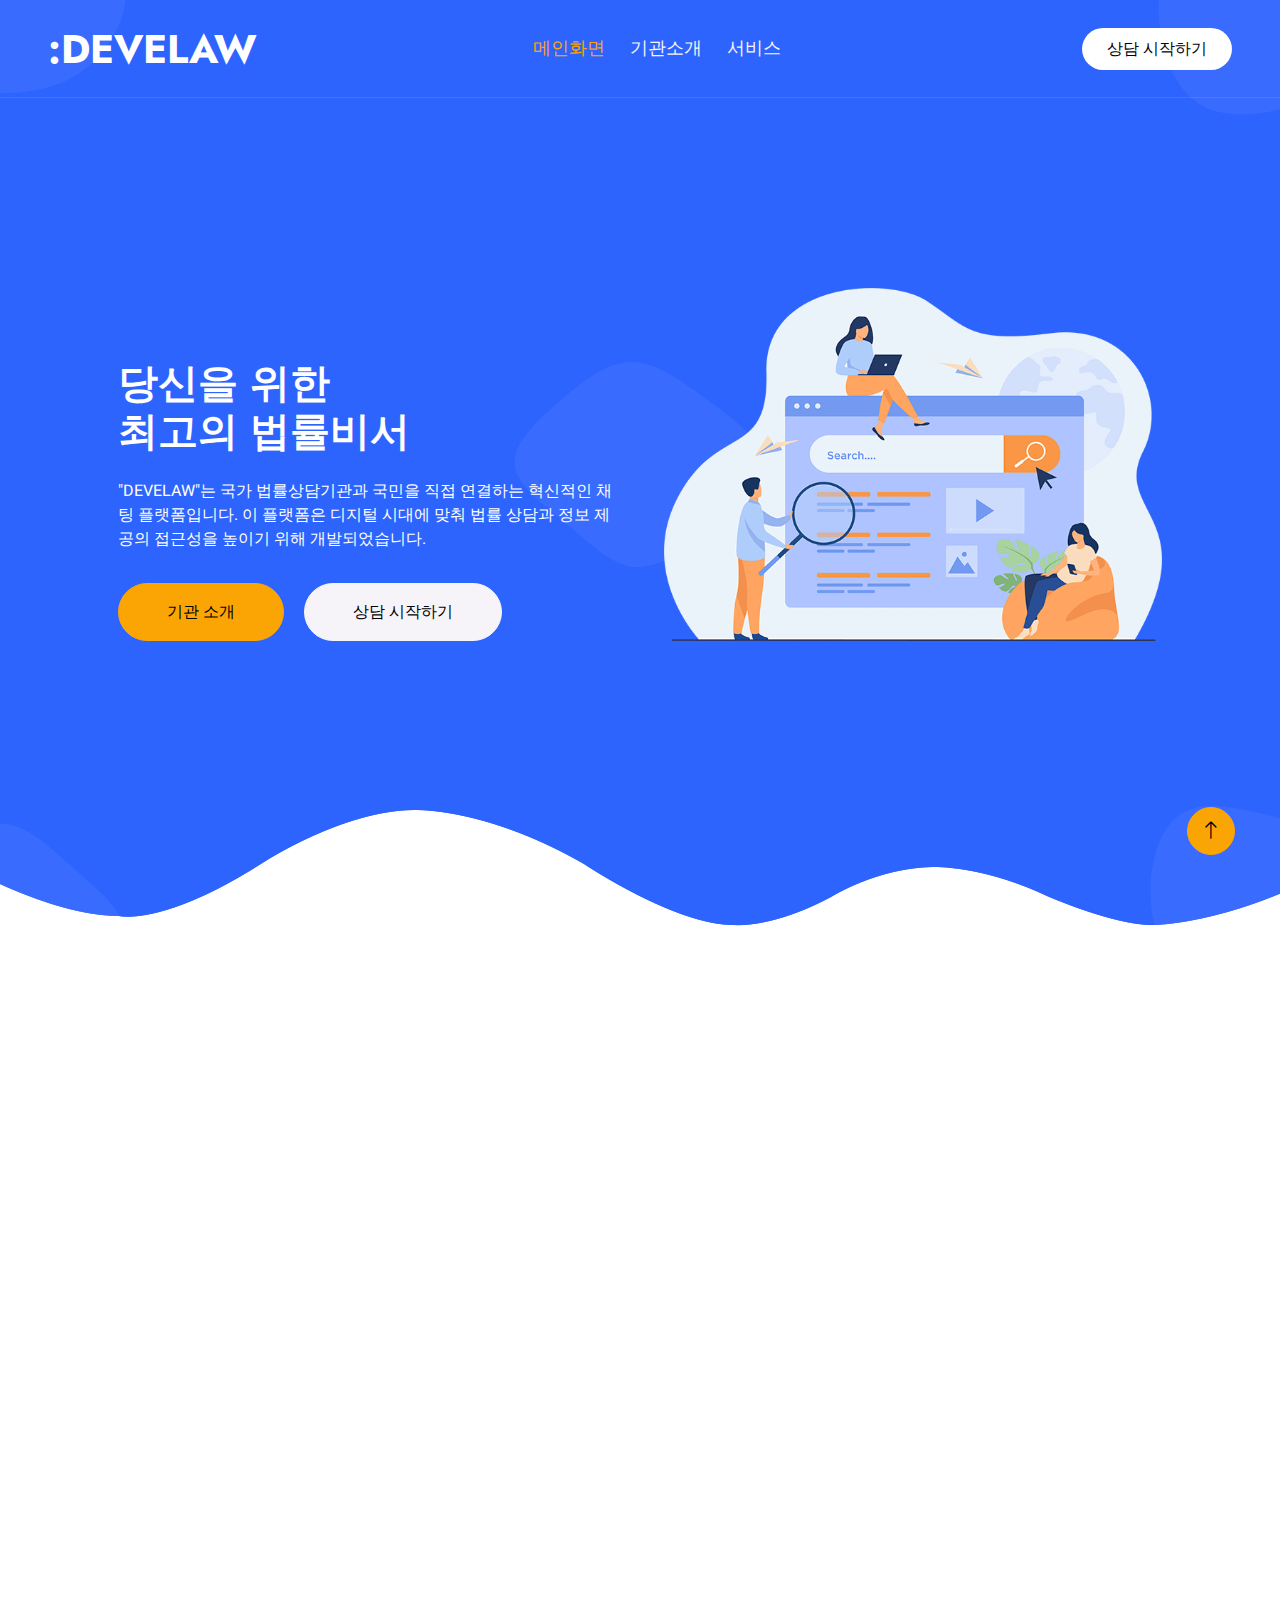
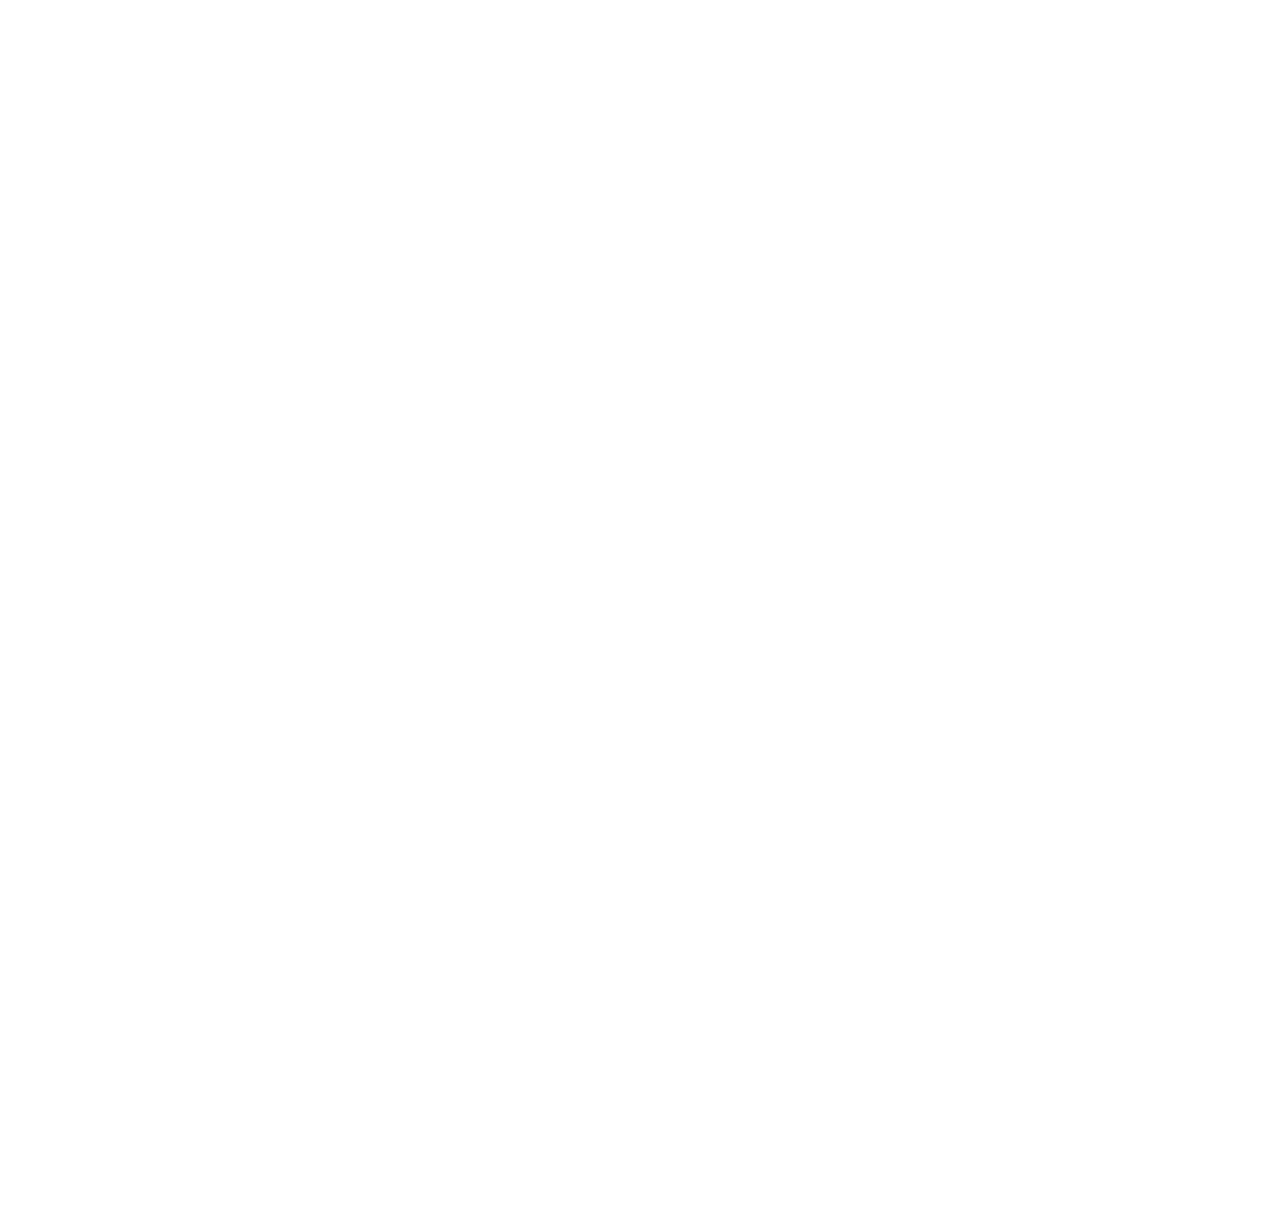
<file: index.html>
<!DOCTYPE html>
<html lang="en">

<head>
    <meta charset="utf-8">
    <title> :DEVELAW</title>
    <meta content="width=device-width, initial-scale=1.0" name="viewport">
    <meta content="" name="keywords">
    <meta content="" name="description">

    <!-- Favicon -->
    <link href="img/favicon.ico" rel="icon">

    <!-- Google Web Fonts -->
    <link rel="preconnect" href="https://fonts.googleapis.com">
    <link rel="preconnect" href="https://fonts.gstatic.com" crossorigin>
    <link href="https://fonts.googleapis.com/css2?family=Heebo:wght@400;500&family=Jost:wght@500;600;700&display=swap" rel="stylesheet">

    <!-- Icon Font Stylesheet -->
    <link href="https://cdnjs.cloudflare.com/ajax/libs/font-awesome/5.10.0/css/all.min.css" rel="stylesheet">
    <link href="https://cdn.jsdelivr.net/npm/bootstrap-icons@1.4.1/font/bootstrap-icons.css" rel="stylesheet">

    <!-- Libraries Stylesheet -->
    <link href="lib/animate/animate.min.css" rel="stylesheet">
    <link href="lib/owlcarousel/assets/owl.carousel.min.css" rel="stylesheet">
    <link href="lib/lightbox/css/lightbox.min.css" rel="stylesheet">

    <!-- Customized Bootstrap Stylesheet -->
    <link href="css/bootstrap.min.css" rel="stylesheet">

    <!-- Template Stylesheet -->
    <link href="css/style.css" rel="stylesheet">
</head>

<body>
    <div class="container-xxl bg-white p-0">
        <!-- Spinner Start -->
        <div id="spinner" class="show bg-white position-fixed translate-middle w-100 vh-100 top-50 start-50 d-flex align-items-center justify-content-center">
            <div class="spinner-grow text-primary" style="width: 3rem; height: 3rem;" role="status">
                <span class="sr-only">Loading...</span>
            </div>
        </div>
        <!-- Spinner End -->
        <!-- Navbar & Hero Start -->
        <div class="container-xxl position-relative p-0">
            <nav class="navbar navbar-expand-lg navbar-light px-4 px-lg-5 py-3 py-lg-0">
                <a href="index.html" class="navbar-brand p-0">
                    <h1 class="m-0">:DEVELAW</h1>
                    <!-- <img src="img/logo.png" alt="Logo"> -->
                </a>
                <button class="navbar-toggler" type="button" data-bs-toggle="collapse" data-bs-target="#navbarCollapse">
                    <span class="fa fa-bars"></span>
                </button>
                <div class="collapse navbar-collapse" id="navbarCollapse">
                    <div class="navbar-nav mx-auto py-0">
                        <a href="index.html" class="nav-item nav-link active">메인화면</a>
                        <a href="about.html" class="nav-item nav-link">기관소개</a>
                        <a href="service.html" class="nav-item nav-link">서비스</a>
                    </div>
                    <a href="contact.html" class="btn rounded-pill py-2 px-4 ms-3 d-none d-lg-block">상담 시작하기</a> <!-- contact.html로 이동 -> 채팅창으로 이동 -->
                </div>
            </nav>

            <div class="container-xxl bg-primary hero-header">
                <div class="container px-lg-5">
                    <div class="row g-5 align-items-end">
                        <div class="col-lg-6 text-center text-lg-start">
                            <h1 class="text-white mb-4 animated slideInDown">당신을 위한 <br>최고의 법률비서</h1>
                            <p class="text-white pb-3 animated slideInDown">"DEVELAW"는 국가 법률상담기관과 국민을 직접 연결하는 혁신적인 채팅 플랫폼입니다. 이 플랫폼은 디지털 시대에 맞춰 법률 상담과 정보 제공의 접근성을 높이기 위해 개발되었습니다.</p>
                            <a href="about.html" class="btn btn-secondary py-sm-3 px-sm-5 rounded-pill me-3 animated slideInLeft">기관 소개</a>
                            <a href="contact.html" class="btn btn-light py-sm-3 px-sm-5 rounded-pill animated slideInRight">상담 시작하기</a>
                        </div>
                        <div class="col-lg-6 text-center text-lg-start">
                            <img class="img-fluid animated zoomIn" src="img/hero.png" alt="">
                        </div>
                    </div>
                </div>
            </div>
        </div>
        <!-- Navbar & Hero End -->
        
        
        
        
        
        <!-- Projects Start -->
        <div class="container-xxl py-5">
            <div class="container py-5 px-lg-5">
                <div class="wow fadeInUp" data-wow-delay="0.1s">
                    <p class="section-title text-secondary justify-content-center"><span></span>Our Projects<span></span></p>
                    <h1 class="text-center mb-5">연계 기관</h1>
                </div>
                <div class="row mt-n2 wow fadeInUp" data-wow-delay="0.3s">
                    <div class="col-12 text-center">
                        <ul class="list-inline mb-5" id="portfolio-flters">
                            <li class="mx-2 active" data-filter="*">All</li>
                            <li class="mx-2" data-filter=".first">Web Design</li>
                            <li class="mx-2" data-filter=".second">Graphic Design</li>
                        </ul>
                    </div>
                </div>
                <div class="row g-4 portfolio-container">
                    <div class="col-lg-4 col-md-6 portfolio-item first wow fadeInUp" data-wow-delay="0.1s">
                        <div class="rounded overflow-hidden">
                            <div class="position-relative overflow-hidden">
                                <img class="img-fluid w-100" src="img/portfolio-2.jpg" alt="">
                                <div class="portfolio-overlay">
                                    <a class="btn btn-square btn-outline-light mx-1" href="img/portfolio-2.jpg" data-lightbox="portfolio"><i class="fa fa-eye"></i></a>
                                    <a class="btn btn-square btn-outline-light mx-1" target="_blank" href="https://www.moleg.go.kr/"><i class="fa fa-link"></i></a>
                                </div>
                            </div>
                            <div class="bg-light p-4">
                                <p class="text-primary fw-medium mb-2">대한민국 공식 전자정부 누리집</p>
                                <h5 class="lh-base mb-0">법제처</a>
                            </div>
                        </div>
                    </div>
                    <div class="col-lg-4 col-md-6 portfolio-item second wow fadeInUp" data-wow-delay="0.3s">
            

                        <div class="rounded overflow-hidden">
                            <div class="position-relative overflow-hidden">
                                <img class="img-fluid w-100" src="img/portfolio-1.jpg" alt="">
                                <div class="portfolio-overlay">
                                    <a class="btn btn-square btn-outline-light mx-1" href="img/portfolio-1.jpg" data-lightbox="portfolio"><i class="fa fa-eye"></i></a>
                                    <a class="btn btn-square btn-outline-light mx-1" target="_blank" href="https://www.law.go.kr/"><i class="fa fa-link"></i></a>
                                </div>
                            </div>
                            <div class="bg-light p-4">
                                <p class="text-primary fw-medium mb-2">법제처</p>
                                <h5 class="lh-base mb-0">국가법령정보센터</a>
                            </div>
                        </div>
                    </div>
                    <div class="col-lg-4 col-md-6 portfolio-item first wow fadeInUp" data-wow-delay="0.5s">
                        <div class="rounded overflow-hidden">
                            <div class="position-relative overflow-hidden">
                                <img class="img-fluid w-100" src="img/portfolio-3.jpg" alt="">
                                <div class="portfolio-overlay">
                                    <a class="btn btn-square btn-outline-light mx-1" href="img/portfolio-3.jpg" data-lightbox="portfolio"><i class="fa fa-eye"></i></a>
                                    <a class="btn btn-square btn-outline-light mx-1" target="_blank" href="https://www.easylaw.go.kr/CSP/Main.laf"><i class="fa fa-link"></i></a>
                                </div>
                            </div>
                            <div class="bg-light p-4">
                                <p class="text-primary fw-medium mb-2">찾기쉬운</p>
                                <h5 class="lh-base mb-0">생활법령정보</a>
                            </div>
                        </div>
                    </div>
                    <div class="col-lg-4 col-md-6 portfolio-item second wow fadeInUp" data-wow-delay="0.1s">
                        <div class="rounded overflow-hidden">
                            <div class="position-relative overflow-hidden">
                                <img class="img-fluid w-100" src="img/portfolio-4.jpg" alt="">
                                <div class="portfolio-overlay">
                                    <a class="btn btn-square btn-outline-light mx-1" href="img/portfolio-4.jpg" data-lightbox="portfolio"><i class="fa fa-eye"></i></a>
                                    <a class="btn btn-square btn-outline-light mx-1" target="_blank" href="https://www.lawmaking.go.kr/"><i class="fa fa-link"></i></a>
                                </div>
                            </div>
                            <div class="bg-light p-4">
                                <p class="text-primary fw-medium mb-2">정부정책의 실현을 지원하는</p>
                                <h5 class="lh-base mb-0">정부입법지원센터</a>
                            </div>
                        </div>
                    </div>
                    <div class="col-lg-4 col-md-6 portfolio-item first wow fadeInUp" data-wow-delay="0.3s">
                        <div class="rounded overflow-hidden">
                            <div class="position-relative overflow-hidden">
                                <img class="img-fluid w-100" src="img/portfolio-5.jpg" alt="">
                                <div class="portfolio-overlay">
                                    <a class="btn btn-square btn-outline-light mx-1" href="img/portfolio-5.jpg" data-lightbox="portfolio"><i class="fa fa-eye"></i></a>
                                    <a class="btn btn-square btn-outline-light mx-1" target="_blank" href="https://world.moleg.go.kr/web/main/index.do?1=1"><i class="fa fa-link"></i></a>
                                </div>
                            </div>
                            <div class="bg-light p-4">
                                <p class="text-primary fw-medium mb-2">World Laws Information Center</p>
                                <h5 class="lh-base mb-0">세계법제정보센터</a>
                            </div>
                        </div>
                    </div>
                    <div class="col-lg-4 col-md-6 portfolio-item second wow fadeInUp" data-wow-delay="0.5s">
                        <div class="rounded overflow-hidden">
                            <div class="position-relative overflow-hidden">
                                <img class="img-fluid w-100" src="img/portfolio-6.jpg" alt="">
                                <div class="portfolio-overlay">
                                    <a class="btn btn-square btn-outline-light mx-1" href="img/portfolio-6.jpg" data-lightbox="portfolio"><i class="fa fa-eye"></i></a>
                                    <a class="btn btn-square btn-outline-light mx-1" target="_blank" href="https://www.better.go.kr/zz.main.PortalMain.laf"><i class="fa fa-link"></i></a>
                                </div>
                            </div>
                            <div class="bg-light p-4">
                                <p class="text-primary fw-medium mb-2">대한민국 공식 전자정부 누리집</p>
                                <h5 class="lh-base mb-0">규제정보포털</a>
                            </div>
                        </div>
                    </div>
                </div>
            </div>
        </div>
        <!-- Projects End -->
       
        <!-- Footer Start -->
        <div class="container-fluid bg-primary text-light footer wow fadeIn" data-wow-delay="0.1s">
            <div class="container py-5 px-lg-5">
                <div class="row g-5">
                    <div class="col-md-6 col-lg-3">
                        <p class="section-title text-white h5 mb-4">Address<span></span></p>
                        <p><i class="fa fa-map-marker-alt me-3"></i>123 Street, New York, USA</p>
                        <p><i class="fa fa-phone-alt me-3"></i>+012 345 67890</p>
                        <p><i class="fa fa-envelope me-3"></i>info@example.com</p>
                        <div class="d-flex pt-2">
                            <a class="btn btn-outline-light btn-social" href=""><i class="fab fa-twitter"></i></a>
                            <a class="btn btn-outline-light btn-social" href=""><i class="fab fa-facebook-f"></i></a>
                            <a class="btn btn-outline-light btn-social" href=""><i class="fab fa-instagram"></i></a>
                            <a class="btn btn-outline-light btn-social" href=""><i class="fab fa-linkedin-in"></i></a>
                        </div>
                    </div>
                </div>
            </div>
            <div class="container px-lg-5">
                <div class="copyright">
                    <div class="row">
                        <div class="col-md-6 text-center text-md-start mb-3 mb-md-0">
                            &copy; <a class="border-bottom" href="#">Your Site Name</a>, All Right Reserved.

                            <!--/*** This template is free as long as you keep the footer author’s credit link/attribution link/backlink. If you'd like to use the template without the footer author’s credit link/attribution link/backlink, you can purchase the Credit Removal License from "https://htmlcodex.com/credit-removal". Thank you for your support. ***/-->
                            Designed By <a class="border-bottom" href="https://htmlcodex.com">HTML Codex</a>
                        </div>
                        <div class="col-md-6 text-center text-md-end">
                            <div class="footer-menu">
                                <a href="">Home</a>
                                <a href="">Cookies</a>
                                <a href="">Help</a>
                                <a href="">FQAs</a>
                            </div>
                        </div>
                    </div>
                </div>
            </div>
        </div>
        <!-- Footer End -->
        <!-- Back to Top -->
        <a href="#" class="btn btn-lg btn-secondary btn-lg-square back-to-top"><i class="bi bi-arrow-up"></i></a>
    </div>

    <!-- JavaScript Libraries -->
    <script src="https://code.jquery.com/jquery-3.4.1.min.js"></script>
    <script src="https://cdn.jsdelivr.net/npm/bootstrap@5.0.0/dist/js/bootstrap.bundle.min.js"></script>
    <script src="lib/wow/wow.min.js"></script>
    <script src="lib/easing/easing.min.js"></script>
    <script src="lib/waypoints/waypoints.min.js"></script>
    <script src="lib/counterup/counterup.min.js"></script>
    <script src="lib/owlcarousel/owl.carousel.min.js"></script>
    <script src="lib/isotope/isotope.pkgd.min.js"></script>
    <script src="lib/lightbox/js/lightbox.min.js"></script>

    <!-- Template Javascript -->
    <script src="js/main.js"></script>
</body>

</html>
</file>
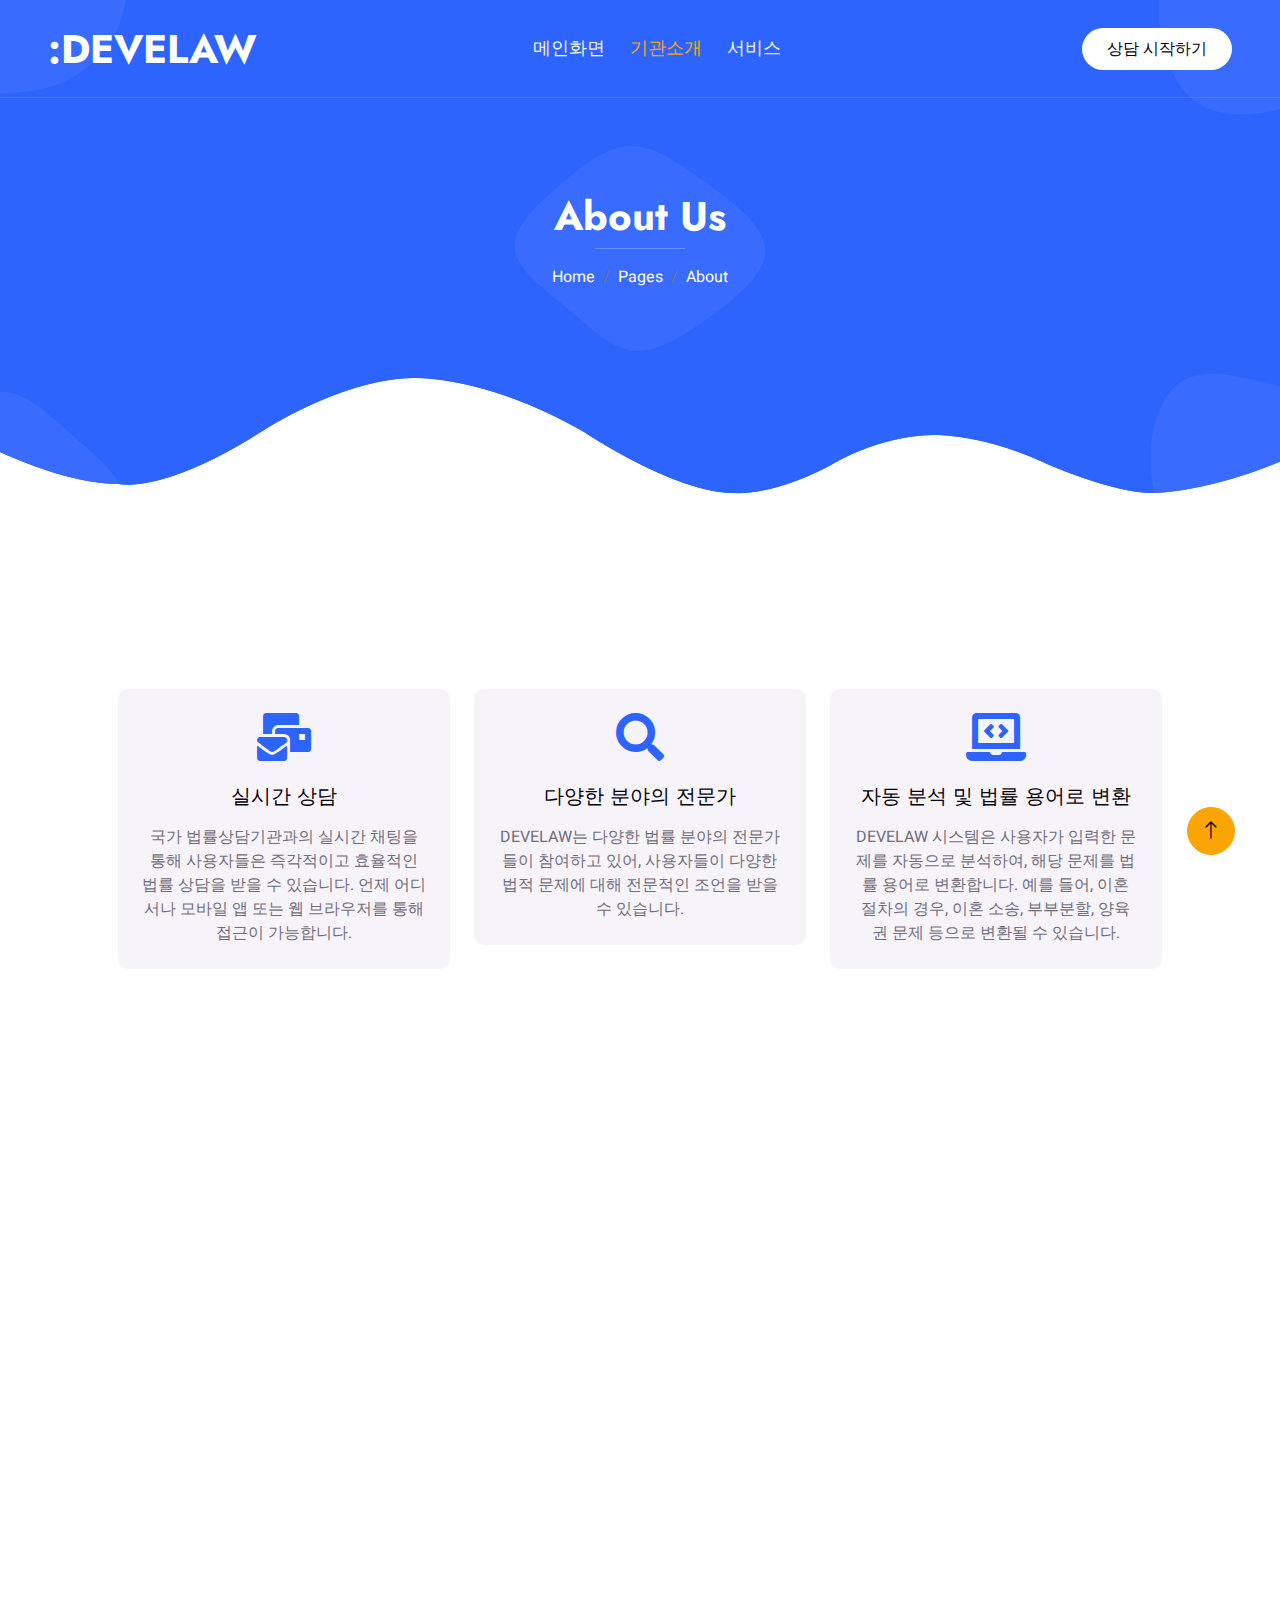
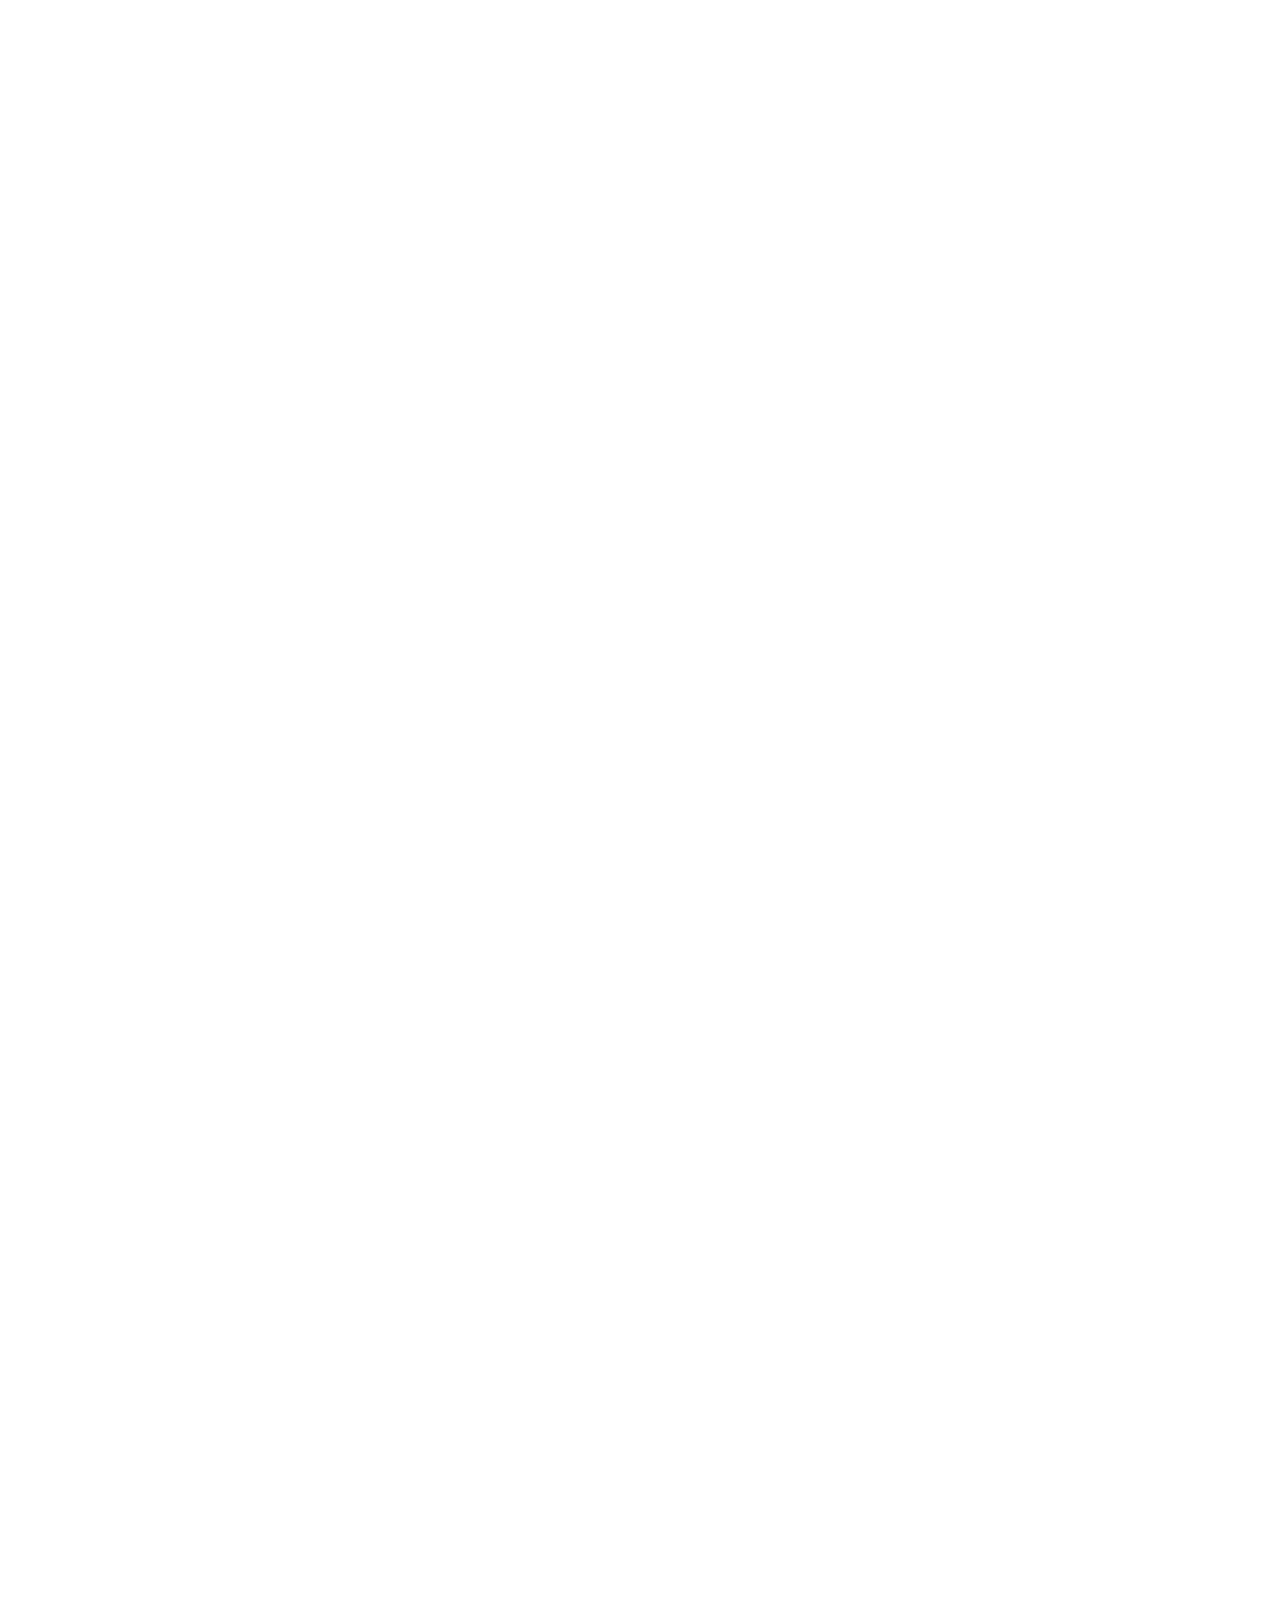
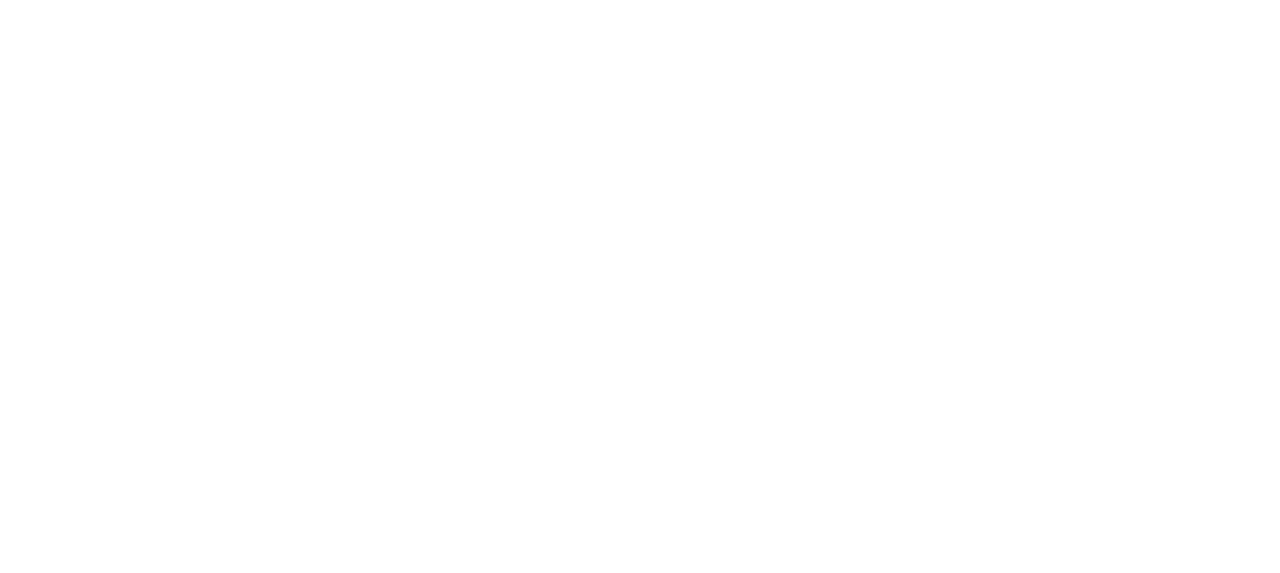
<file: about.html>
<!DOCTYPE html>
<html lang="en">

<head>
    <meta charset="utf-8">
    <title>:DEVELAW</title>
    <meta content="width=device-width, initial-scale=1.0" name="viewport">
    <meta content="" name="keywords">
    <meta content="" name="description">

    <!-- Favicon -->
    <link href="img/favicon.ico" rel="icon">

    <!-- Google Web Fonts -->
    <link rel="preconnect" href="https://fonts.googleapis.com">
    <link rel="preconnect" href="https://fonts.gstatic.com" crossorigin>
    <link href="https://fonts.googleapis.com/css2?family=Heebo:wght@400;500&family=Jost:wght@500;600;700&display=swap" rel="stylesheet"> 

    <!-- Icon Font Stylesheet -->
    <link href="https://cdnjs.cloudflare.com/ajax/libs/font-awesome/5.10.0/css/all.min.css" rel="stylesheet">
    <link href="https://cdn.jsdelivr.net/npm/bootstrap-icons@1.4.1/font/bootstrap-icons.css" rel="stylesheet">

    <!-- Libraries Stylesheet -->
    <link href="lib/animate/animate.min.css" rel="stylesheet">
    <link href="lib/owlcarousel/assets/owl.carousel.min.css" rel="stylesheet">
    <link href="lib/lightbox/css/lightbox.min.css" rel="stylesheet">

    <!-- Customized Bootstrap Stylesheet -->
    <link href="css/bootstrap.min.css" rel="stylesheet">

    <!-- Template Stylesheet -->
    <link href="css/style.css" rel="stylesheet">
</head>

<body>
    <div class="container-xxl bg-white p-0">
        <!-- Spinner Start -->
        <div id="spinner" class="show bg-white position-fixed translate-middle w-100 vh-100 top-50 start-50 d-flex align-items-center justify-content-center">
            <div class="spinner-grow text-primary" style="width: 3rem; height: 3rem;" role="status">
                <span class="sr-only">Loading...</span>
            </div>
        </div>
        <!-- Spinner End -->
        <!-- Navbar & Hero Start -->
        <div class="container-xxl position-relative p-0">
            <nav class="navbar navbar-expand-lg navbar-light px-4 px-lg-5 py-3 py-lg-0">
                <a href="index.html" class="navbar-brand p-0">
                    <h1 class="m-0">:DEVELAW</h1>
                    <!-- <img src="img/logo.png" alt="Logo"> -->
                </a>
                <button class="navbar-toggler" type="button" data-bs-toggle="collapse" data-bs-target="#navbarCollapse">
                    <span class="fa fa-bars"></span>
                </button>
                <div class="collapse navbar-collapse" id="navbarCollapse">
                    <div class="navbar-nav mx-auto py-0">
                        <a href="index.html" class="nav-item nav-link">메인화면</a>
                        <a href="about.html" class="nav-item nav-link active">기관소개</a>
                        <a href="service.html" class="nav-item nav-link">서비스</a>
                    </div>
                    <a href="contact.html" class="btn rounded-pill py-2 px-4 ms-3 d-none d-lg-block">상담 시작하기</a> <!-- contact.html로 이동 -> 채팅창으로 이동 -->
                </div>
            </nav>

            <div class="container-xxl py-5 bg-primary hero-header">
                <div class="container my-5 py-5 px-lg-5">
                    <div class="row g-5 py-5">
                        <div class="col-12 text-center">
                            <h1 class="text-white animated slideInDown">About Us</h1>
                            <hr class="bg-white mx-auto mt-0" style="width: 90px;">
                            <nav aria-label="breadcrumb">
                                <ol class="breadcrumb justify-content-center">
                                    <li class="breadcrumb-item"><a class="text-white" href="#">Home</a></li>
                                    <li class="breadcrumb-item"><a class="text-white" href="#">Pages</a></li>
                                    <li class="breadcrumb-item text-white active" aria-current="page">About</li>
                                </ol>
                            </nav>
                        </div>
                    </div>
                </div>
            </div>
        </div>
        <!-- Navbar & Hero End -->
        <!-- Feature Start -->
        <div class="container-xxl py-5">
            <div class="container py-5 px-lg-5">
                <div class="row g-4">
                    <div class="col-lg-4 wow fadeInUp" data-wow-delay="0.1s">
                        <div class="feature-item bg-light rounded text-center p-4">
                            <i class="fa fa-3x fa-mail-bulk text-primary mb-4"></i>
                            <h5 class="mb-3">실시간 상담</h5>
                            <p class="m-0">국가 법률상담기관과의 실시간 채팅을 통해 사용자들은 즉각적이고 효율적인 법률 상담을 받을 수 있습니다. 언제 어디서나 모바일 앱 또는 웹 브라우저를 통해 접근이 가능합니다.</p>
                        </div>
                    </div>
                    <div class="col-lg-4 wow fadeInUp" data-wow-delay="0.3s">
                        <div class="feature-item bg-light rounded text-center p-4">
                            <i class="fa fa-3x fa-search text-primary mb-4"></i>
                            <h5 class="mb-3">다양한 분야의 전문가</h5>
                            <p class="m-0">DEVELAW는 다양한 법률 분야의 전문가들이 참여하고 있어, 사용자들이 다양한 법적 문제에 대해 전문적인 조언을 받을 수 있습니다.</p>
                        </div>
                    </div>
                    <div class="col-lg-4 wow fadeInUp" data-wow-delay="0.5s">
                        <div class="feature-item bg-light rounded text-center p-4">
                            <i class="fa fa-3x fa-laptop-code text-primary mb-4"></i>
                            <h5 class="mb-3">자동 분석 및 법률 용어로 변환</h5>
                            <p class="m-0">DEVELAW 시스템은 사용자가 입력한 문제를 자동으로 분석하여, 해당 문제를 법률 용어로 변환합니다. 예를 들어, 이혼 절차의 경우, 이혼 소송, 부부분할, 양육권 문제 등으로 변환될 수 있습니다.</p>
                        </div>
                    </div>
                </div>
            </div>
        </div>
        <!-- Feature End -->
        <!-- About Start -->
        <div class="container-xxl py-5">
            <div class="container py-5 px-lg-5">
                <div class="row g-5 align-items-center">
                    <div class="col-lg-6 wow fadeInUp" data-wow-delay="0.1s">
                        <p class="section-title text-secondary">About Us<span></span></p>
                        <h1 class="mb-5">#1 Digital solution with 10 years of experience</h1>
                        <p class="mb-4">Diam dolor diam ipsum et tempor sit. Aliqu diam amet diam et eos labore. Clita erat ipsum et lorem et sit, sed stet no labore lorem sit clita duo justo eirmod magna dolore erat amet</p>
                        <div class="skill mb-4">
                            <div class="d-flex justify-content-between">
                                <p class="mb-2">Digital Marketing</p>
                                <p class="mb-2">85%</p>
                            </div>
                            <div class="progress">
                                <div class="progress-bar bg-primary" role="progressbar" aria-valuenow="85" aria-valuemin="0" aria-valuemax="100"></div>
                            </div>
                        </div>
                        <div class="skill mb-4">
                            <div class="d-flex justify-content-between">
                                <p class="mb-2">SEO & Backlinks</p>
                                <p class="mb-2">90%</p>
                            </div>
                            <div class="progress">
                                <div class="progress-bar bg-secondary" role="progressbar" aria-valuenow="90" aria-valuemin="0" aria-valuemax="100"></div>
                            </div>
                        </div>
                        <div class="skill mb-4">
                            <div class="d-flex justify-content-between">
                                <p class="mb-2">Design & Development</p>
                                <p class="mb-2">95%</p>
                            </div>
                            <div class="progress">
                                <div class="progress-bar bg-dark" role="progressbar" aria-valuenow="95" aria-valuemin="0" aria-valuemax="100"></div>
                            </div>
                        </div>
                        <a href="" class="btn btn-primary py-sm-3 px-sm-5 rounded-pill mt-3">Read More</a>
                    </div>
                    <div class="col-lg-6">
                        <img class="img-fluid wow zoomIn" data-wow-delay="0.5s" src="img/about.png">
                    </div>
                </div>
            </div>
        </div>
        <!-- About End -->
        <!-- Facts Start -->
        <div class="container-xxl bg-primary fact py-5 wow fadeInUp" data-wow-delay="0.1s">
            <div class="container py-5 px-lg-5">
                <div class="row g-4">
                    <div class="col-md-6 col-lg-3 text-center wow fadeIn" data-wow-delay="0.1s">
                        <i class="fa fa-certificate fa-3x text-secondary mb-3"></i>
                        <h1 class="text-white mb-2" data-toggle="counter-up">563</h1>
                        <p class="text-white mb-0">연계기관 수</p>
                    </div>
                    <div class="col-md-6 col-lg-3 text-center wow fadeIn" data-wow-delay="0.3s">
                        <i class="fa fa-users-cog fa-3x text-secondary mb-3"></i>
                        <h1 class="text-white mb-2" data-toggle="counter-up">1234</h1>
                        <p class="text-white mb-0">참여 중인 법률전문가</p>
                    </div>
                    <div class="col-md-6 col-lg-3 text-center wow fadeIn" data-wow-delay="0.5s">
                        <i class="fa fa-users fa-3x text-secondary mb-3"></i>
                        <h1 class="text-white mb-2" data-toggle="counter-up">12347</h1>
                        <p class="text-white mb-0">진행 상담 건수</p>
                    </div>
                    <div class="col-md-6 col-lg-3 text-center wow fadeIn" data-wow-delay="0.7s">
                        <i class="fa fa-check fa-3x text-secondary mb-3"></i>
                        <h1 class="text-white mb-2" data-toggle="counter-up">4020</h1>
                        <p class="text-white mb-0">해결된 사건 수</p>
                    </div>
                </div>
            </div>
        </div>
        <!-- Facts End -->
        <!-- Team Start -->
        <div class="container-xxl py-5">
            <div class="container py-5 px-lg-5">
                <div class="wow fadeInUp" data-wow-delay="0.1s">
                    <p class="section-title text-secondary justify-content-center"><span></span>Our Team<span></span></p>
                    <h1 class="text-center mb-5">Our Team Members</h1>
                </div>
                <div class="row g-4">
                    <div class="col-lg-4 col-md-6 wow fadeInUp" data-wow-delay="0.1s">
                        <div class="team-item bg-light rounded">
                            <div class="text-center border-bottom p-4">
                                <img class="img-fluid rounded-circle mb-4" src="img/team-1.jpg" alt="">
                                <h5>John Doe</h5>
                                <span>CEO & Founder</span>
                            </div>
                            <div class="d-flex justify-content-center p-4">
                                <a class="btn btn-square mx-1" href=""><i class="fab fa-facebook-f"></i></a>
                                <a class="btn btn-square mx-1" href=""><i class="fab fa-twitter"></i></a>
                                <a class="btn btn-square mx-1" href=""><i class="fab fa-instagram"></i></a>
                                <a class="btn btn-square mx-1" href=""><i class="fab fa-linkedin-in"></i></a>
                            </div>
                        </div>
                    </div>
                    <div class="col-lg-4 col-md-6 wow fadeInUp" data-wow-delay="0.3s">
                        <div class="team-item bg-light rounded">
                            <div class="text-center border-bottom p-4">
                                <img class="img-fluid rounded-circle mb-4" src="img/team-2.jpg" alt="">
                                <h5>Jessica Brown</h5>
                                <span>Web Designer</span>
                            </div>
                            <div class="d-flex justify-content-center p-4">
                                <a class="btn btn-square mx-1" href=""><i class="fab fa-facebook-f"></i></a>
                                <a class="btn btn-square mx-1" href=""><i class="fab fa-twitter"></i></a>
                                <a class="btn btn-square mx-1" href=""><i class="fab fa-instagram"></i></a>
                                <a class="btn btn-square mx-1" href=""><i class="fab fa-linkedin-in"></i></a>
                            </div>
                        </div>
                    </div>
                    <div class="col-lg-4 col-md-6 wow fadeInUp" data-wow-delay="0.5s">
                        <div class="team-item bg-light rounded">
                            <div class="text-center border-bottom p-4">
                                <img class="img-fluid rounded-circle mb-4" src="img/team-3.jpg" alt="">
                                <h5>Tony Johnson</h5>
                                <span>SEO Expert</span>
                            </div>
                            <div class="d-flex justify-content-center p-4">
                                <a class="btn btn-square mx-1" href=""><i class="fab fa-facebook-f"></i></a>
                                <a class="btn btn-square mx-1" href=""><i class="fab fa-twitter"></i></a>
                                <a class="btn btn-square mx-1" href=""><i class="fab fa-instagram"></i></a>
                                <a class="btn btn-square mx-1" href=""><i class="fab fa-linkedin-in"></i></a>
                            </div>
                        </div>
                    </div>
                </div>
            </div>
        </div>
        <!-- Team End -->
        <!-- Footer Start -->
        <div class="container-fluid bg-primary text-light footer wow fadeIn" data-wow-delay="0.1s">
            <div class="container py-5 px-lg-5">
                <div class="row g-5">
                    <div class="col-md-6 col-lg-3">
                        <p class="section-title text-white h5 mb-4">Address<span></span></p>
                        <p><i class="fa fa-map-marker-alt me-3"></i>123 Street, New York, USA</p>
                        <p><i class="fa fa-phone-alt me-3"></i>+012 345 67890</p>
                        <p><i class="fa fa-envelope me-3"></i>info@example.com</p>
                        <div class="d-flex pt-2">
                            <a class="btn btn-outline-light btn-social" href=""><i class="fab fa-twitter"></i></a>
                            <a class="btn btn-outline-light btn-social" href=""><i class="fab fa-facebook-f"></i></a>
                            <a class="btn btn-outline-light btn-social" href=""><i class="fab fa-instagram"></i></a>
                            <a class="btn btn-outline-light btn-social" href=""><i class="fab fa-linkedin-in"></i></a>
                        </div>
                    </div>
                </div>
            </div>
            <div class="container px-lg-5">
                <div class="copyright">
                    <div class="row">
                        <div class="col-md-6 text-center text-md-start mb-3 mb-md-0">
                            &copy; <a class="border-bottom" href="#">Your Site Name</a>, All Right Reserved.

                            <!--/*** This template is free as long as you keep the footer author’s credit link/attribution link/backlink. If you'd like to use the template without the footer author’s credit link/attribution link/backlink, you can purchase the Credit Removal License from "https://htmlcodex.com/credit-removal". Thank you for your support. ***/-->
                            Designed By <a class="border-bottom" href="https://htmlcodex.com">HTML Codex</a>
                        </div>
                        <div class="col-md-6 text-center text-md-end">
                            <div class="footer-menu">
                                <a href="">Home</a>
                                <a href="">Cookies</a>
                                <a href="">Help</a>
                                <a href="">FQAs</a>
                            </div>
                        </div>
                    </div>
                </div>
            </div>
        </div>
        <!-- Footer End -->
        <!-- Back to Top -->
        <a href="#" class="btn btn-lg btn-secondary btn-lg-square back-to-top"><i class="bi bi-arrow-up"></i></a>
    </div>

    <!-- JavaScript Libraries -->
    <script src="https://code.jquery.com/jquery-3.4.1.min.js"></script>
    <script src="https://cdn.jsdelivr.net/npm/bootstrap@5.0.0/dist/js/bootstrap.bundle.min.js"></script>
    <script src="lib/wow/wow.min.js"></script>
    <script src="lib/easing/easing.min.js"></script>
    <script src="lib/waypoints/waypoints.min.js"></script>
    <script src="lib/counterup/counterup.min.js"></script>
    <script src="lib/owlcarousel/owl.carousel.min.js"></script>
    <script src="lib/isotope/isotope.pkgd.min.js"></script>
    <script src="lib/lightbox/js/lightbox.min.js"></script>

    <!-- Template Javascript -->
    <script src="js/main.js"></script>
</body>

</html>
</file>
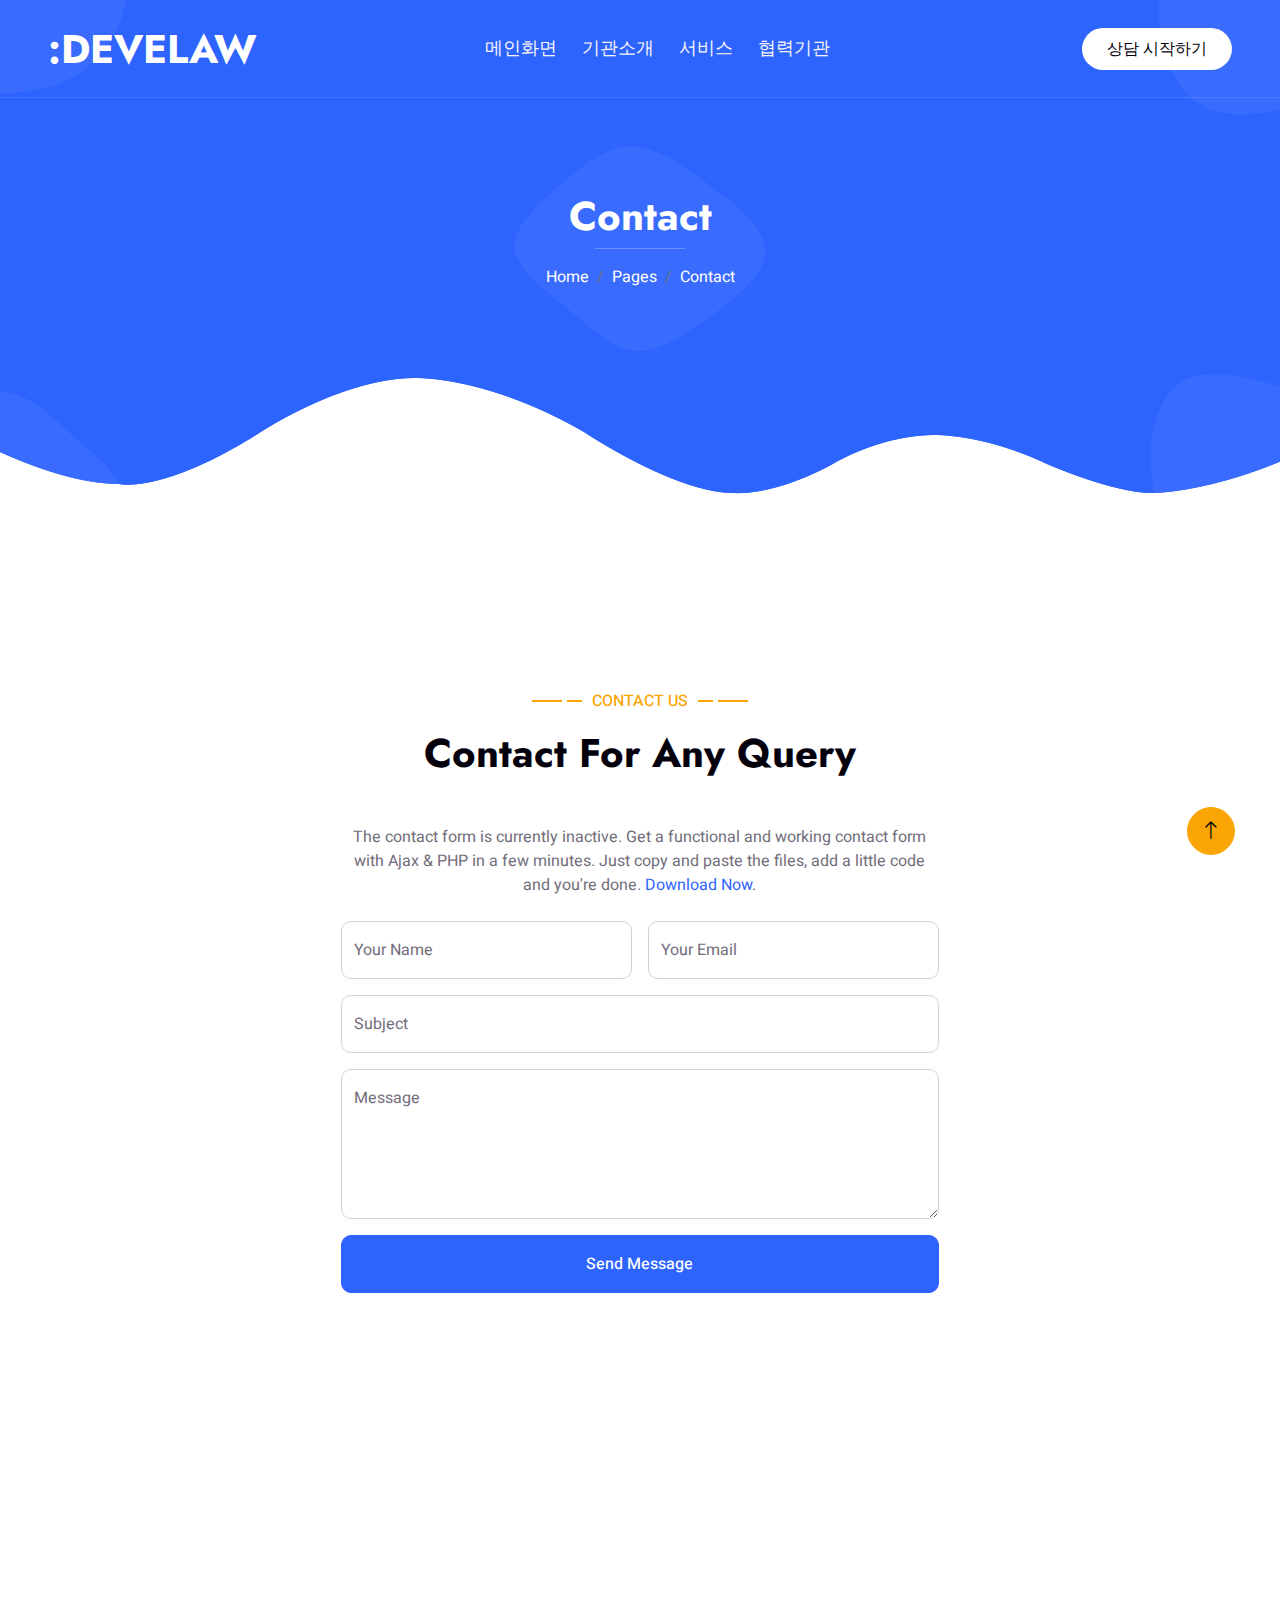
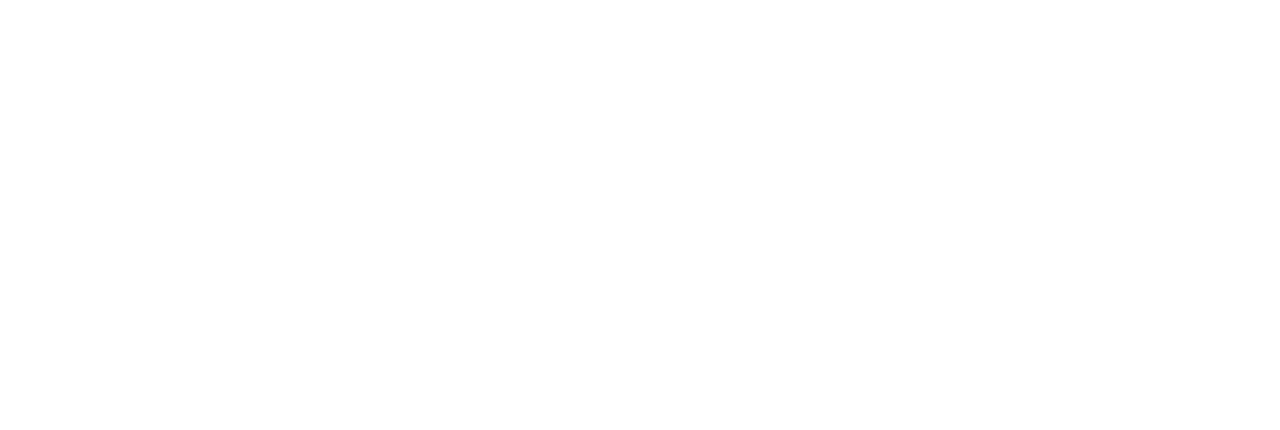
<file: contact.html>
<!DOCTYPE html>
<html lang="en">

<head>
    <meta charset="utf-8">
    <title>DGital - Digital Agency HTML Template</title>
    <meta content="width=device-width, initial-scale=1.0" name="viewport">
    <meta content="" name="keywords">
    <meta content="" name="description">

    <!-- Favicon -->
    <link href="img/favicon.ico" rel="icon">

    <!-- Google Web Fonts -->
    <link rel="preconnect" href="https://fonts.googleapis.com">
    <link rel="preconnect" href="https://fonts.gstatic.com" crossorigin>
    <link href="https://fonts.googleapis.com/css2?family=Heebo:wght@400;500&family=Jost:wght@500;600;700&display=swap" rel="stylesheet"> 

    <!-- Icon Font Stylesheet -->
    <link href="https://cdnjs.cloudflare.com/ajax/libs/font-awesome/5.10.0/css/all.min.css" rel="stylesheet">
    <link href="https://cdn.jsdelivr.net/npm/bootstrap-icons@1.4.1/font/bootstrap-icons.css" rel="stylesheet">

    <!-- Libraries Stylesheet -->
    <link href="lib/animate/animate.min.css" rel="stylesheet">
    <link href="lib/owlcarousel/assets/owl.carousel.min.css" rel="stylesheet">
    <link href="lib/lightbox/css/lightbox.min.css" rel="stylesheet">

    <!-- Customized Bootstrap Stylesheet -->
    <link href="css/bootstrap.min.css" rel="stylesheet">

    <!-- Template Stylesheet -->
    <link href="css/style.css" rel="stylesheet">
</head>

<body>
    <div class="container-xxl bg-white p-0">
        <!-- Spinner Start -->
        <div id="spinner" class="show bg-white position-fixed translate-middle w-100 vh-100 top-50 start-50 d-flex align-items-center justify-content-center">
            <div class="spinner-grow text-primary" style="width: 3rem; height: 3rem;" role="status">
                <span class="sr-only">Loading...</span>
            </div>
        </div>
        <!-- Spinner End -->


        <!-- Navbar & Hero Start -->
        <div class="container-xxl position-relative p-0">
            <nav class="navbar navbar-expand-lg navbar-light px-4 px-lg-5 py-3 py-lg-0">
                <a href="" class="navbar-brand p-0">
                    <h1 class="m-0">:DEVELAW</h1>
                    <!-- <img src="img/logo.png" alt="Logo"> -->
                </a>
                <button class="navbar-toggler" type="button" data-bs-toggle="collapse" data-bs-target="#navbarCollapse">
                    <span class="fa fa-bars"></span>
                </button>
                <div class="collapse navbar-collapse" id="navbarCollapse">
                    <div class="navbar-nav mx-auto py-0">
                        <a href="index.html" class="nav-item nav-link">메인화면</a>
                        <a href="about.html" class="nav-item nav-link">기관소개</a>
                        <a href="service.html" class="nav-item nav-link">서비스</a>
                        <a href="project.html" class="nav-item nav-link">협력기관</a>
                    </div>
                    <a href="contact.html" class="btn rounded-pill py-2 px-4 ms-3 d-none d-lg-block">상담 시작하기</a> <!-- contact.html로 이동 -> 채팅창으로 이동 -->
                </div>
            </nav>

            <div class="container-xxl py-5 bg-primary hero-header">
                <div class="container my-5 py-5 px-lg-5">
                    <div class="row g-5 py-5">
                        <div class="col-12 text-center">
                            <h1 class="text-white animated slideInDown">Contact</h1>
                            <hr class="bg-white mx-auto mt-0" style="width: 90px;">
                            <nav aria-label="breadcrumb">
                                <ol class="breadcrumb justify-content-center">
                                    <li class="breadcrumb-item"><a class="text-white" href="#">Home</a></li>
                                    <li class="breadcrumb-item"><a class="text-white" href="#">Pages</a></li>
                                    <li class="breadcrumb-item text-white active" aria-current="page">Contact</li>
                                </ol>
                            </nav>
                        </div>
                    </div>
                </div>
            </div>
        </div>
        <!-- Navbar & Hero End -->


        <!-- Contact Start -->
        <div class="container-xxl py-5">
            <div class="container py-5 px-lg-5">
                <div class="wow fadeInUp" data-wow-delay="0.1s">
                    <p class="section-title text-secondary justify-content-center"><span></span>Contact Us<span></span></p>
                    <h1 class="text-center mb-5">Contact For Any Query</h1>
                </div>
                <div class="row justify-content-center">
                    <div class="col-lg-7">
                        <div class="wow fadeInUp" data-wow-delay="0.3s">
                            <p class="text-center mb-4">The contact form is currently inactive. Get a functional and working contact form with Ajax & PHP in a few minutes. Just copy and paste the files, add a little code and you're done. <a href="https://htmlcodex.com/contact-form">Download Now</a>.</p>
                            <form>
                                <div class="row g-3">
                                    <div class="col-md-6">
                                        <div class="form-floating">
                                            <input type="text" class="form-control" id="name" placeholder="Your Name">
                                            <label for="name">Your Name</label>
                                        </div>
                                    </div>
                                    <div class="col-md-6">
                                        <div class="form-floating">
                                            <input type="email" class="form-control" id="email" placeholder="Your Email">
                                            <label for="email">Your Email</label>
                                        </div>
                                    </div>
                                    <div class="col-12">
                                        <div class="form-floating">
                                            <input type="text" class="form-control" id="subject" placeholder="Subject">
                                            <label for="subject">Subject</label>
                                        </div>
                                    </div>
                                    <div class="col-12">
                                        <div class="form-floating">
                                            <textarea class="form-control" placeholder="Leave a message here" id="message" style="height: 150px"></textarea>
                                            <label for="message">Message</label>
                                        </div>
                                    </div>
                                    <div class="col-12">
                                        <button class="btn btn-primary w-100 py-3" type="submit">Send Message</button>
                                    </div>
                                </div>
                            </form>
                        </div>
                    </div>
                </div>
            </div>
        </div>
        <!-- Contact End -->
        

        <!-- Footer Start -->
        <div class="container-fluid bg-primary text-light footer wow fadeIn" data-wow-delay="0.1s">
            <div class="container py-5 px-lg-5">
                <div class="row g-5">
                    <div class="col-md-6 col-lg-3">
                        <p class="section-title text-white h5 mb-4">Address<span></span></p>
                        <p><i class="fa fa-map-marker-alt me-3"></i>123 Street, New York, USA</p>
                        <p><i class="fa fa-phone-alt me-3"></i>+012 345 67890</p>
                        <p><i class="fa fa-envelope me-3"></i>info@example.com</p>
                        <div class="d-flex pt-2">
                            <a class="btn btn-outline-light btn-social" href=""><i class="fab fa-twitter"></i></a>
                            <a class="btn btn-outline-light btn-social" href=""><i class="fab fa-facebook-f"></i></a>
                            <a class="btn btn-outline-light btn-social" href=""><i class="fab fa-instagram"></i></a>
                            <a class="btn btn-outline-light btn-social" href=""><i class="fab fa-linkedin-in"></i></a>
                        </div>
                    </div>
                    <div class="col-md-6 col-lg-3">
                        <p class="section-title text-white h5 mb-4">Quick Link<span></span></p>
                        <a class="btn btn-link" href="">About Us</a>
                        <a class="btn btn-link" href="">Contact Us</a>
                        <a class="btn btn-link" href="">Privacy Policy</a>
                        <a class="btn btn-link" href="">Terms & Condition</a>
                        <a class="btn btn-link" href="">Career</a>
                    </div>
                    <div class="col-md-6 col-lg-3">
                        <p class="section-title text-white h5 mb-4">Gallery<span></span></p>
                        <div class="row g-2">
                            <div class="col-4">
                                <img class="img-fluid" src="img/portfolio-1.jpg" alt="Image">
                            </div>
                            <div class="col-4">
                                <img class="img-fluid" src="img/portfolio-2.jpg" alt="Image">
                            </div>
                            <div class="col-4">
                                <img class="img-fluid" src="img/portfolio-3.jpg" alt="Image">
                            </div>
                            <div class="col-4">
                                <img class="img-fluid" src="img/portfolio-4.jpg" alt="Image">
                            </div>
                            <div class="col-4">
                                <img class="img-fluid" src="img/portfolio-5.jpg" alt="Image">
                            </div>
                            <div class="col-4">
                                <img class="img-fluid" src="img/portfolio-6.jpg" alt="Image">
                            </div>
                        </div>
                    </div>
                    <div class="col-md-6 col-lg-3">
                        <p class="section-title text-white h5 mb-4">Newsletter<span></span></p>
                        <p>Lorem ipsum dolor sit amet elit. Phasellus nec pretium mi. Curabitur facilisis ornare velit non vulpu</p>
                        <div class="position-relative w-100 mt-3">
                            <input class="form-control border-0 rounded-pill w-100 ps-4 pe-5" type="text" placeholder="Your Email" style="height: 48px;">
                            <button type="button" class="btn shadow-none position-absolute top-0 end-0 mt-1 me-2"><i class="fa fa-paper-plane text-primary fs-4"></i></button>
                        </div>
                    </div>
                </div>
            </div>
            <div class="container px-lg-5">
                <div class="copyright">
                    <div class="row">
                        <div class="col-md-6 text-center text-md-start mb-3 mb-md-0">
                            &copy; <a class="border-bottom" href="#">Your Site Name</a>, All Right Reserved. 
							
							<!--/*** This template is free as long as you keep the footer author’s credit link/attribution link/backlink. If you'd like to use the template without the footer author’s credit link/attribution link/backlink, you can purchase the Credit Removal License from "https://htmlcodex.com/credit-removal". Thank you for your support. ***/-->
							Designed By <a class="border-bottom" href="https://htmlcodex.com">HTML Codex</a>
                        </div>
                        <div class="col-md-6 text-center text-md-end">
                            <div class="footer-menu">
                                <a href="">Home</a>
                                <a href="">Cookies</a>
                                <a href="">Help</a>
                                <a href="">FQAs</a>
                            </div>
                        </div>
                    </div>
                </div>
            </div>
        </div>
        <!-- Footer End -->


        <!-- Back to Top -->
        <a href="#" class="btn btn-lg btn-secondary btn-lg-square back-to-top"><i class="bi bi-arrow-up"></i></a>
    </div>

    <!-- JavaScript Libraries -->
    <script src="https://code.jquery.com/jquery-3.4.1.min.js"></script>
    <script src="https://cdn.jsdelivr.net/npm/bootstrap@5.0.0/dist/js/bootstrap.bundle.min.js"></script>
    <script src="lib/wow/wow.min.js"></script>
    <script src="lib/easing/easing.min.js"></script>
    <script src="lib/waypoints/waypoints.min.js"></script>
    <script src="lib/counterup/counterup.min.js"></script>
    <script src="lib/owlcarousel/owl.carousel.min.js"></script>
    <script src="lib/isotope/isotope.pkgd.min.js"></script>
    <script src="lib/lightbox/js/lightbox.min.js"></script>

    <!-- Template Javascript -->
    <script src="js/main.js"></script>
</body>

</html>
</file>
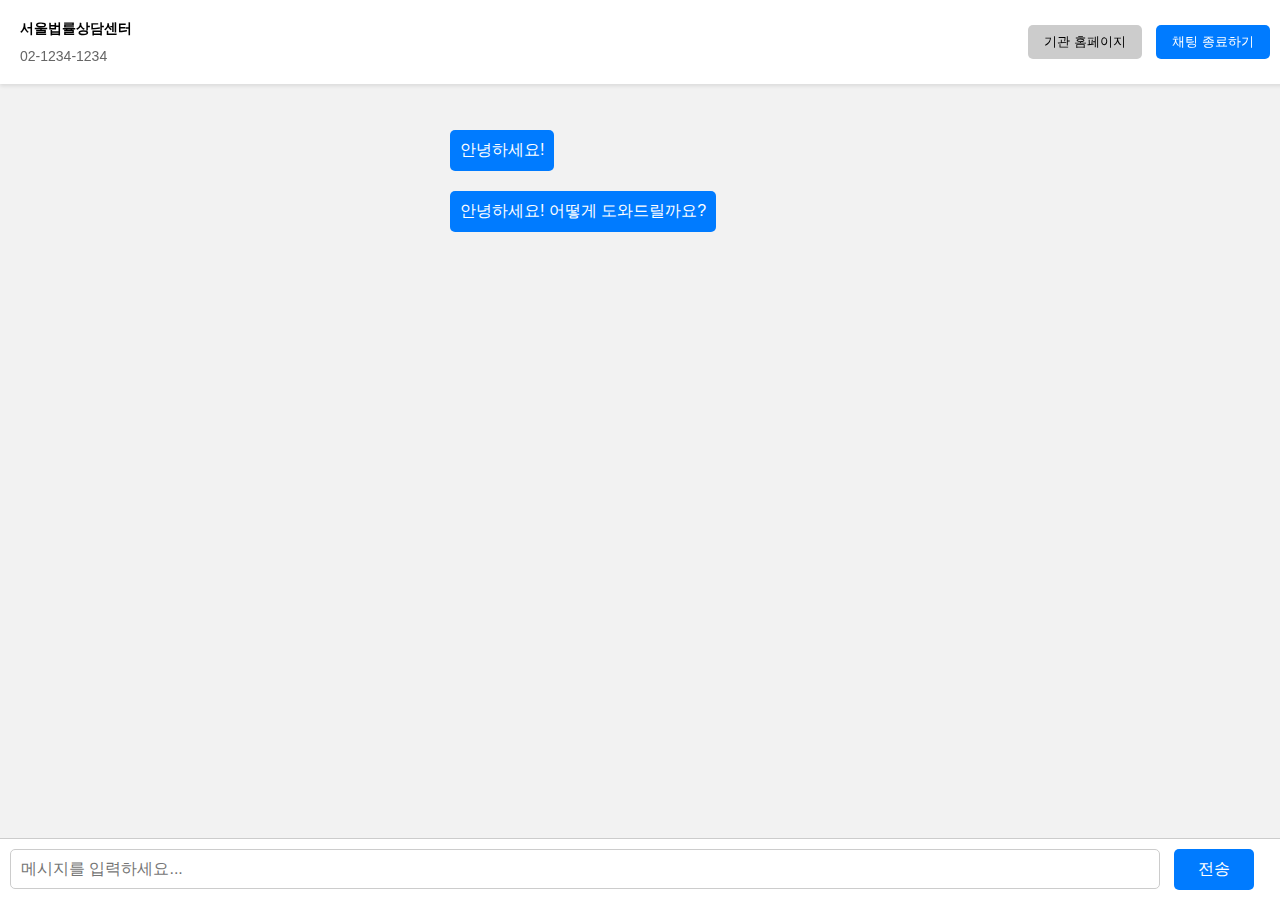
<file: help.html>
<!DOCTYPE html>
<html lang="en">
<head>
    <meta charset="UTF-8">
    <meta name="viewport" content="width=device-width, initial-scale=1.0">
    <title>채팅</title>
    <style>
        body {
            font-family: Arial, sans-serif;
            background-color: #f2f2f2;
            margin: 0;
            padding: 0;
        }

        #navigator {
            position: fixed;
            top: 0;
            left: 0;
            width: 100%;
            background-color: #ffffff;
            padding: 10px;
            box-shadow: 0 2px 4px rgba(0, 0, 0, 0.1);
            z-index: 9999; /* 다른 요소 위에 표시되도록 설정 */
            display: flex;
            justify-content: space-between;
            align-items: center;
        }

            #navigator .contact-info {
                color: #000000;
            }

                #navigator .contact-info span {
                    display: block;
                    font-size: 14px;
                }

                #navigator .contact-info .phone {
                    color: #666666;
                }

            #navigator button {
                background-color: #007bff;
                color: #ffffff;
                border: none;
                border-radius: 5px;
                padding: 8px 16px;
                cursor: pointer;
                margin-right: 20px; /* 우측 마진 추가 */
            }

        #chat-container {
            max-width: 400px;
            margin: 120px auto 50px; /* 네비게이터와 채팅창 사이의 여백 설정 */
            position: relative;
        }

        .chat-message {
            max-width: 70%;
            margin: 10px;
            padding: 10px;
            border-radius: 5px;
            font-size: 16px;
            box-sizing: border-box;
        }

        .user {
            background-color: #dddddd;
            text-align: left;
            float: right;
            clear: both;
        }

        .helper {
            background-color: #007bff;
            color: #ffffff;
            text-align: right;
            float: left;
            clear: both;
            text-align:left;
        }

        #input-container {
            position: absolute;
            bottom: 0;
            left: 0;
            width: 100%;
            box-sizing: border-box;
            padding: 10px;
            background-color: #ffffff;
            border-top: 1px solid #ccc;
        }

        #input-box {
            width: calc(100% - 110px); /* 버튼 너비와 간격만큼 뺀 크기 */
            margin-right: 10px;
            padding: 10px;
            border: 1px solid #ccc;
            border-radius: 5px;
            font-size: 16px;
            box-sizing: border-box;
        }

        #send-button {
            width: 80px;
            padding: 10px;
            border: none;
            border-radius: 5px;
            background-color: #007bff;
            color: #ffffff;
            font-size: 16px;
            cursor: pointer;
        }
    </style>
</head>
<body>
    <div id="navigator">
        <div class="contact-info">
            <span style="margin: 10px;"><b>서울법률상담센터</b></span>
            <span class="phone" style="margin: 10px;">02-1234-1234</span>




        </div>
        <div>
            <button style="background-color: #cccccc; color: #000000; margin-right: 10px;">기관 홈페이지</button>
            <button id="close-chat">채팅 종료하기</button>
        </div>
    </div>
    <div id="chat-container">
        <div id="chat-output">
            <div class="chat-message helper">
                안녕하세요!
            </div>
            <div class="chat-message helper">
                안녕하세요! 어떻게 도와드릴까요?
            </div>
        </div>
    </div>
    <div id="input-container">
        <input type="text" id="input-box" placeholder="메시지를 입력하세요...">
        <button id="send-button">전송</button>
    </div>

    <script>
        // Send 버튼 클릭 시 채팅창에 메시지 추가
        document.getElementById("send-button").addEventListener("click", function () {
            var message = document.getElementById("input-box").value; // 입력된 메시지 가져오기
            if (message.trim() !== "") { // 입력된 메시지가 비어있지 않으면
                var chatOutput = document.getElementById("chat-output");
                var newMessageUser = document.createElement("div");
                var newMessageHelper = document.createElement("div");
                newMessageUser.className = "chat-message user"; // user 클래스 추가
                newMessageHelper.className = "chat-message helper"; // helper 클래스 추가
                newMessageUser.textContent = message;
                chatOutput.appendChild(newMessageUser); // 사용자 메시지 채팅창에 추가
                document.getElementById("input-box").value = ""; // 입력 상자 초기화

                // 2초 딜레이 후 helper 메시지 출력
                setTimeout(function () {
                    newMessageHelper.textContent = "해당 사안과 관련된 정보를 찾고 있습니다. 잠시만 기다려 주세요. ";
                    chatOutput.appendChild(newMessageHelper); // helper 메시지 채팅창에 추가
                }, 2000);
            }
        });

        // 채팅 종료 버튼 클릭 시
        document.getElementById("close-chat").addEventListener("click", function () {
            // 채팅창 숨기거나 페이지를 다른 곳으로 리다이렉트할 수 있음
            alert("채팅이 종료되었습니다.");
        });
    </script>
</body>
</html>
</file>
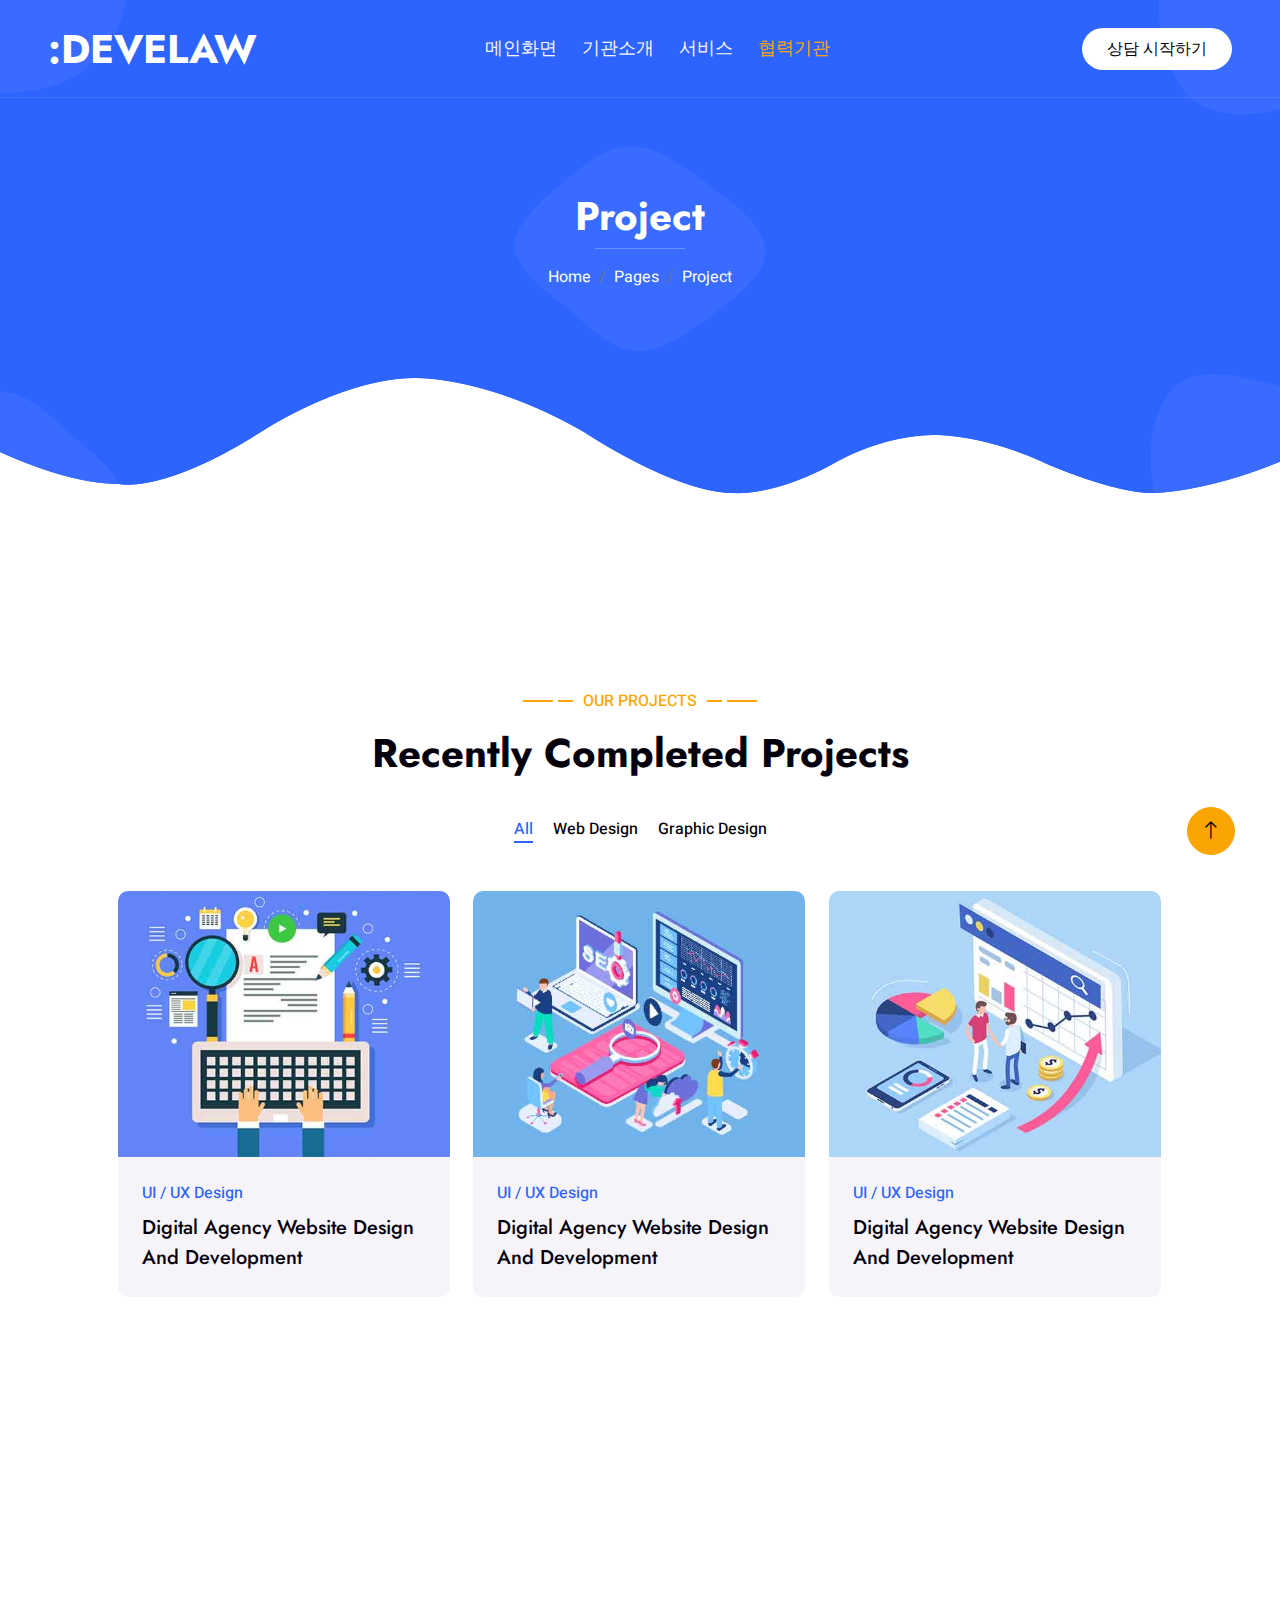
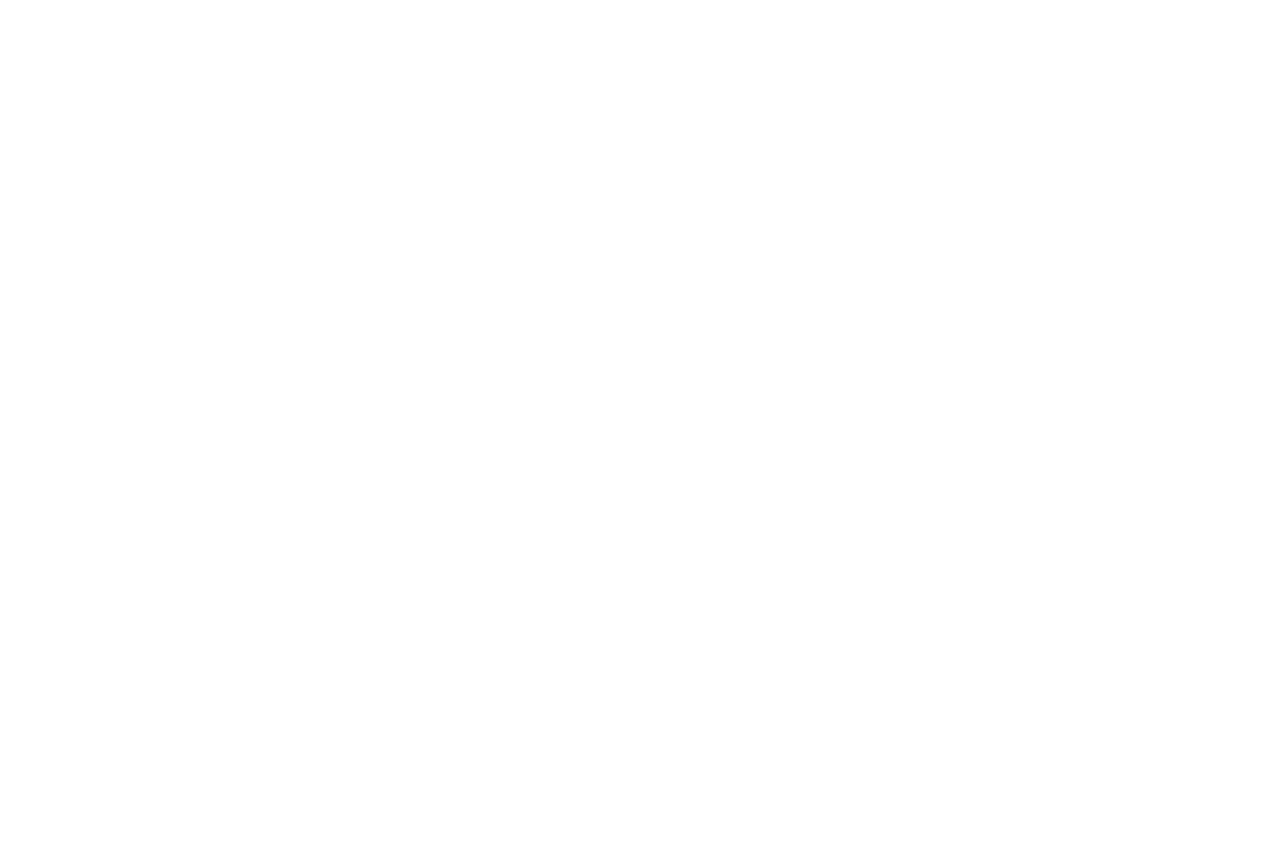
<file: project.html>
<!DOCTYPE html>
<html lang="en">

<head>
    <meta charset="utf-8">
    <title>DGital - Digital Agency HTML Template</title>
    <meta content="width=device-width, initial-scale=1.0" name="viewport">
    <meta content="" name="keywords">
    <meta content="" name="description">

    <!-- Favicon -->
    <link href="img/favicon.ico" rel="icon">

    <!-- Google Web Fonts -->
    <link rel="preconnect" href="https://fonts.googleapis.com">
    <link rel="preconnect" href="https://fonts.gstatic.com" crossorigin>
    <link href="https://fonts.googleapis.com/css2?family=Heebo:wght@400;500&family=Jost:wght@500;600;700&display=swap" rel="stylesheet"> 

    <!-- Icon Font Stylesheet -->
    <link href="https://cdnjs.cloudflare.com/ajax/libs/font-awesome/5.10.0/css/all.min.css" rel="stylesheet">
    <link href="https://cdn.jsdelivr.net/npm/bootstrap-icons@1.4.1/font/bootstrap-icons.css" rel="stylesheet">

    <!-- Libraries Stylesheet -->
    <link href="lib/animate/animate.min.css" rel="stylesheet">
    <link href="lib/owlcarousel/assets/owl.carousel.min.css" rel="stylesheet">
    <link href="lib/lightbox/css/lightbox.min.css" rel="stylesheet">

    <!-- Customized Bootstrap Stylesheet -->
    <link href="css/bootstrap.min.css" rel="stylesheet">

    <!-- Template Stylesheet -->
    <link href="css/style.css" rel="stylesheet">
</head>

<body>
    <div class="container-xxl bg-white p-0">
        <!-- Spinner Start -->
        <div id="spinner" class="show bg-white position-fixed translate-middle w-100 vh-100 top-50 start-50 d-flex align-items-center justify-content-center">
            <div class="spinner-grow text-primary" style="width: 3rem; height: 3rem;" role="status">
                <span class="sr-only">Loading...</span>
            </div>
        </div>
        <!-- Spinner End -->


        <!-- Navbar & Hero Start -->
        <div class="container-xxl position-relative p-0">
            <nav class="navbar navbar-expand-lg navbar-light px-4 px-lg-5 py-3 py-lg-0">
                <a href="" class="navbar-brand p-0">
                    <h1 class="m-0">:DEVELAW</h1>
                    <!-- <img src="img/logo.png" alt="Logo"> -->
                </a>
                <button class="navbar-toggler" type="button" data-bs-toggle="collapse" data-bs-target="#navbarCollapse">
                    <span class="fa fa-bars"></span>
                </button>
                <div class="collapse navbar-collapse" id="navbarCollapse">
                    <div class="navbar-nav mx-auto py-0">
                        <a href="index.html" class="nav-item nav-link">메인화면</a>
                        <a href="about.html" class="nav-item nav-link">기관소개</a>
                        <a href="service.html" class="nav-item nav-link">서비스</a>
                        <a href="project.html" class="nav-item nav-link active">협력기관</a>
                    </div>
                    <a href="contact.html" class="btn rounded-pill py-2 px-4 ms-3 d-none d-lg-block">상담 시작하기</a> <!-- contact.html로 이동 -> 채팅창으로 이동 -->
                </div>
            </nav>

            <div class="container-xxl py-5 bg-primary hero-header">
                <div class="container my-5 py-5 px-lg-5">
                    <div class="row g-5 py-5">
                        <div class="col-12 text-center">
                            <h1 class="text-white animated slideInDown">Project</h1>
                            <hr class="bg-white mx-auto mt-0" style="width: 90px;">
                            <nav aria-label="breadcrumb">
                                <ol class="breadcrumb justify-content-center">
                                    <li class="breadcrumb-item"><a class="text-white" href="#">Home</a></li>
                                    <li class="breadcrumb-item"><a class="text-white" href="#">Pages</a></li>
                                    <li class="breadcrumb-item text-white active" aria-current="page">Project</li>
                                </ol>
                            </nav>
                        </div>
                    </div>
                </div>
            </div>
        </div>
        <!-- Navbar & Hero End -->


        <!-- Projects Start -->
        <div class="container-xxl py-5">
            <div class="container py-5 px-lg-5">
                <div class="wow fadeInUp" data-wow-delay="0.1s">
                    <p class="section-title text-secondary justify-content-center"><span></span>Our Projects<span></span></p>
                    <h1 class="text-center mb-5">Recently Completed Projects</h1>
                </div>
                <div class="row mt-n2 wow fadeInUp" data-wow-delay="0.3s">
                    <div class="col-12 text-center">
                        <ul class="list-inline mb-5" id="portfolio-flters">
                            <li class="mx-2 active" data-filter="*">All</li>
                            <li class="mx-2" data-filter=".first">Web Design</li>
                            <li class="mx-2" data-filter=".second">Graphic Design</li>
                        </ul>
                    </div>
                </div>
                <div class="row g-4 portfolio-container">
                    <div class="col-lg-4 col-md-6 portfolio-item first wow fadeInUp" data-wow-delay="0.1s">
                        <div class="rounded overflow-hidden">
                            <div class="position-relative overflow-hidden">
                                <img class="img-fluid w-100" src="img/portfolio-1.jpg" alt="">
                                <div class="portfolio-overlay">
                                    <a class="btn btn-square btn-outline-light mx-1" href="img/portfolio-1.jpg" data-lightbox="portfolio"><i class="fa fa-eye"></i></a>
                                    <a class="btn btn-square btn-outline-light mx-1" href=""><i class="fa fa-link"></i></a>
                                </div>
                            </div>
                            <div class="bg-light p-4">
                                <p class="text-primary fw-medium mb-2">UI / UX Design</p>
                                <h5 class="lh-base mb-0">Digital Agency Website Design And Development</a>
                            </div>
                        </div>
                    </div>
                    <div class="col-lg-4 col-md-6 portfolio-item second wow fadeInUp" data-wow-delay="0.3s">
                        <div class="rounded overflow-hidden">
                            <div class="position-relative overflow-hidden">
                                <img class="img-fluid w-100" src="img/portfolio-2.jpg" alt="">
                                <div class="portfolio-overlay">
                                    <a class="btn btn-square btn-outline-light mx-1" href="img/portfolio-2.jpg" data-lightbox="portfolio"><i class="fa fa-eye"></i></a>
                                    <a class="btn btn-square btn-outline-light mx-1" href=""><i class="fa fa-link"></i></a>
                                </div>
                            </div>
                            <div class="bg-light p-4">
                                <p class="text-primary fw-medium mb-2">UI / UX Design</p>
                                <h5 class="lh-base mb-0">Digital Agency Website Design And Development</a>
                            </div>
                        </div>
                    </div>
                    <div class="col-lg-4 col-md-6 portfolio-item first wow fadeInUp" data-wow-delay="0.5s">
                        <div class="rounded overflow-hidden">
                            <div class="position-relative overflow-hidden">
                                <img class="img-fluid w-100" src="img/portfolio-3.jpg" alt="">
                                <div class="portfolio-overlay">
                                    <a class="btn btn-square btn-outline-light mx-1" href="img/portfolio-3.jpg" data-lightbox="portfolio"><i class="fa fa-eye"></i></a>
                                    <a class="btn btn-square btn-outline-light mx-1" href=""><i class="fa fa-link"></i></a>
                                </div>
                            </div>
                            <div class="bg-light p-4">
                                <p class="text-primary fw-medium mb-2">UI / UX Design</p>
                                <h5 class="lh-base mb-0">Digital Agency Website Design And Development</a>
                            </div>
                        </div>
                    </div>
                    <div class="col-lg-4 col-md-6 portfolio-item second wow fadeInUp" data-wow-delay="0.1s">
                        <div class="rounded overflow-hidden">
                            <div class="position-relative overflow-hidden">
                                <img class="img-fluid w-100" src="img/portfolio-4.jpg" alt="">
                                <div class="portfolio-overlay">
                                    <a class="btn btn-square btn-outline-light mx-1" href="img/portfolio-4.jpg" data-lightbox="portfolio"><i class="fa fa-eye"></i></a>
                                    <a class="btn btn-square btn-outline-light mx-1" href=""><i class="fa fa-link"></i></a>
                                </div>
                            </div>
                            <div class="bg-light p-4">
                                <p class="text-primary fw-medium mb-2">UI / UX Design</p>
                                <h5 class="lh-base mb-0">Digital Agency Website Design And Development</a>
                            </div>
                        </div>
                    </div>
                    <div class="col-lg-4 col-md-6 portfolio-item first wow fadeInUp" data-wow-delay="0.3s">
                        <div class="rounded overflow-hidden">
                            <div class="position-relative overflow-hidden">
                                <img class="img-fluid w-100" src="img/portfolio-5.jpg" alt="">
                                <div class="portfolio-overlay">
                                    <a class="btn btn-square btn-outline-light mx-1" href="img/portfolio-5.jpg" data-lightbox="portfolio"><i class="fa fa-eye"></i></a>
                                    <a class="btn btn-square btn-outline-light mx-1" href=""><i class="fa fa-link"></i></a>
                                </div>
                            </div>
                            <div class="bg-light p-4">
                                <p class="text-primary fw-medium mb-2">UI / UX Design</p>
                                <h5 class="lh-base mb-0">Digital Agency Website Design And Development</a>
                            </div>
                        </div>
                    </div>
                    <div class="col-lg-4 col-md-6 portfolio-item second wow fadeInUp" data-wow-delay="0.5s">
                        <div class="rounded overflow-hidden">
                            <div class="position-relative overflow-hidden">
                                <img class="img-fluid w-100" src="img/portfolio-6.jpg" alt="">
                                <div class="portfolio-overlay">
                                    <a class="btn btn-square btn-outline-light mx-1" href="img/portfolio-6.jpg" data-lightbox="portfolio"><i class="fa fa-eye"></i></a>
                                    <a class="btn btn-square btn-outline-light mx-1" href=""><i class="fa fa-link"></i></a>
                                </div>
                            </div>
                            <div class="bg-light p-4">
                                <p class="text-primary fw-medium mb-2">UI / UX Design</p>
                                <h5 class="lh-base mb-0">Digital Agency Website Design And Development</a>
                            </div>
                        </div>
                    </div>
                </div>
            </div>
        </div>
        <!-- Projects End -->
        

        <!-- Footer Start -->
        <div class="container-fluid bg-primary text-light footer wow fadeIn" data-wow-delay="0.1s">
            <div class="container py-5 px-lg-5">
                <div class="row g-5">
                    <div class="col-md-6 col-lg-3">
                        <p class="section-title text-white h5 mb-4">Address<span></span></p>
                        <p><i class="fa fa-map-marker-alt me-3"></i>123 Street, New York, USA</p>
                        <p><i class="fa fa-phone-alt me-3"></i>+012 345 67890</p>
                        <p><i class="fa fa-envelope me-3"></i>info@example.com</p>
                        <div class="d-flex pt-2">
                            <a class="btn btn-outline-light btn-social" href=""><i class="fab fa-twitter"></i></a>
                            <a class="btn btn-outline-light btn-social" href=""><i class="fab fa-facebook-f"></i></a>
                            <a class="btn btn-outline-light btn-social" href=""><i class="fab fa-instagram"></i></a>
                            <a class="btn btn-outline-light btn-social" href=""><i class="fab fa-linkedin-in"></i></a>
                        </div>
                    </div>
                    <div class="col-md-6 col-lg-3">
                        <p class="section-title text-white h5 mb-4">Quick Link<span></span></p>
                        <a class="btn btn-link" href="">About Us</a>
                        <a class="btn btn-link" href="">Contact Us</a>
                        <a class="btn btn-link" href="">Privacy Policy</a>
                        <a class="btn btn-link" href="">Terms & Condition</a>
                        <a class="btn btn-link" href="">Career</a>
                    </div>
                    <div class="col-md-6 col-lg-3">
                        <p class="section-title text-white h5 mb-4">Gallery<span></span></p>
                        <div class="row g-2">
                            <div class="col-4">
                                <img class="img-fluid" src="img/portfolio-1.jpg" alt="Image">
                            </div>
                            <div class="col-4">
                                <img class="img-fluid" src="img/portfolio-2.jpg" alt="Image">
                            </div>
                            <div class="col-4">
                                <img class="img-fluid" src="img/portfolio-3.jpg" alt="Image">
                            </div>
                            <div class="col-4">
                                <img class="img-fluid" src="img/portfolio-4.jpg" alt="Image">
                            </div>
                            <div class="col-4">
                                <img class="img-fluid" src="img/portfolio-5.jpg" alt="Image">
                            </div>
                            <div class="col-4">
                                <img class="img-fluid" src="img/portfolio-6.jpg" alt="Image">
                            </div>
                        </div>
                    </div>
                    <div class="col-md-6 col-lg-3">
                        <p class="section-title text-white h5 mb-4">Newsletter<span></span></p>
                        <p>Lorem ipsum dolor sit amet elit. Phasellus nec pretium mi. Curabitur facilisis ornare velit non vulpu</p>
                        <div class="position-relative w-100 mt-3">
                            <input class="form-control border-0 rounded-pill w-100 ps-4 pe-5" type="text" placeholder="Your Email" style="height: 48px;">
                            <button type="button" class="btn shadow-none position-absolute top-0 end-0 mt-1 me-2"><i class="fa fa-paper-plane text-primary fs-4"></i></button>
                        </div>
                    </div>
                </div>
            </div>
            <div class="container px-lg-5">
                <div class="copyright">
                    <div class="row">
                        <div class="col-md-6 text-center text-md-start mb-3 mb-md-0">
                            &copy; <a class="border-bottom" href="#">Your Site Name</a>, All Right Reserved. 
							
							<!--/*** This template is free as long as you keep the footer author’s credit link/attribution link/backlink. If you'd like to use the template without the footer author’s credit link/attribution link/backlink, you can purchase the Credit Removal License from "https://htmlcodex.com/credit-removal". Thank you for your support. ***/-->
							Designed By <a class="border-bottom" href="https://htmlcodex.com">HTML Codex</a>
                        </div>
                        <div class="col-md-6 text-center text-md-end">
                            <div class="footer-menu">
                                <a href="">Home</a>
                                <a href="">Cookies</a>
                                <a href="">Help</a>
                                <a href="">FQAs</a>
                            </div>
                        </div>
                    </div>
                </div>
            </div>
        </div>
        <!-- Footer End -->


        <!-- Back to Top -->
        <a href="#" class="btn btn-lg btn-secondary btn-lg-square back-to-top"><i class="bi bi-arrow-up"></i></a>
    </div>

    <!-- JavaScript Libraries -->
    <script src="https://code.jquery.com/jquery-3.4.1.min.js"></script>
    <script src="https://cdn.jsdelivr.net/npm/bootstrap@5.0.0/dist/js/bootstrap.bundle.min.js"></script>
    <script src="lib/wow/wow.min.js"></script>
    <script src="lib/easing/easing.min.js"></script>
    <script src="lib/waypoints/waypoints.min.js"></script>
    <script src="lib/counterup/counterup.min.js"></script>
    <script src="lib/owlcarousel/owl.carousel.min.js"></script>
    <script src="lib/isotope/isotope.pkgd.min.js"></script>
    <script src="lib/lightbox/js/lightbox.min.js"></script>

    <!-- Template Javascript -->
    <script src="js/main.js"></script>
</body>

</html>
</file>
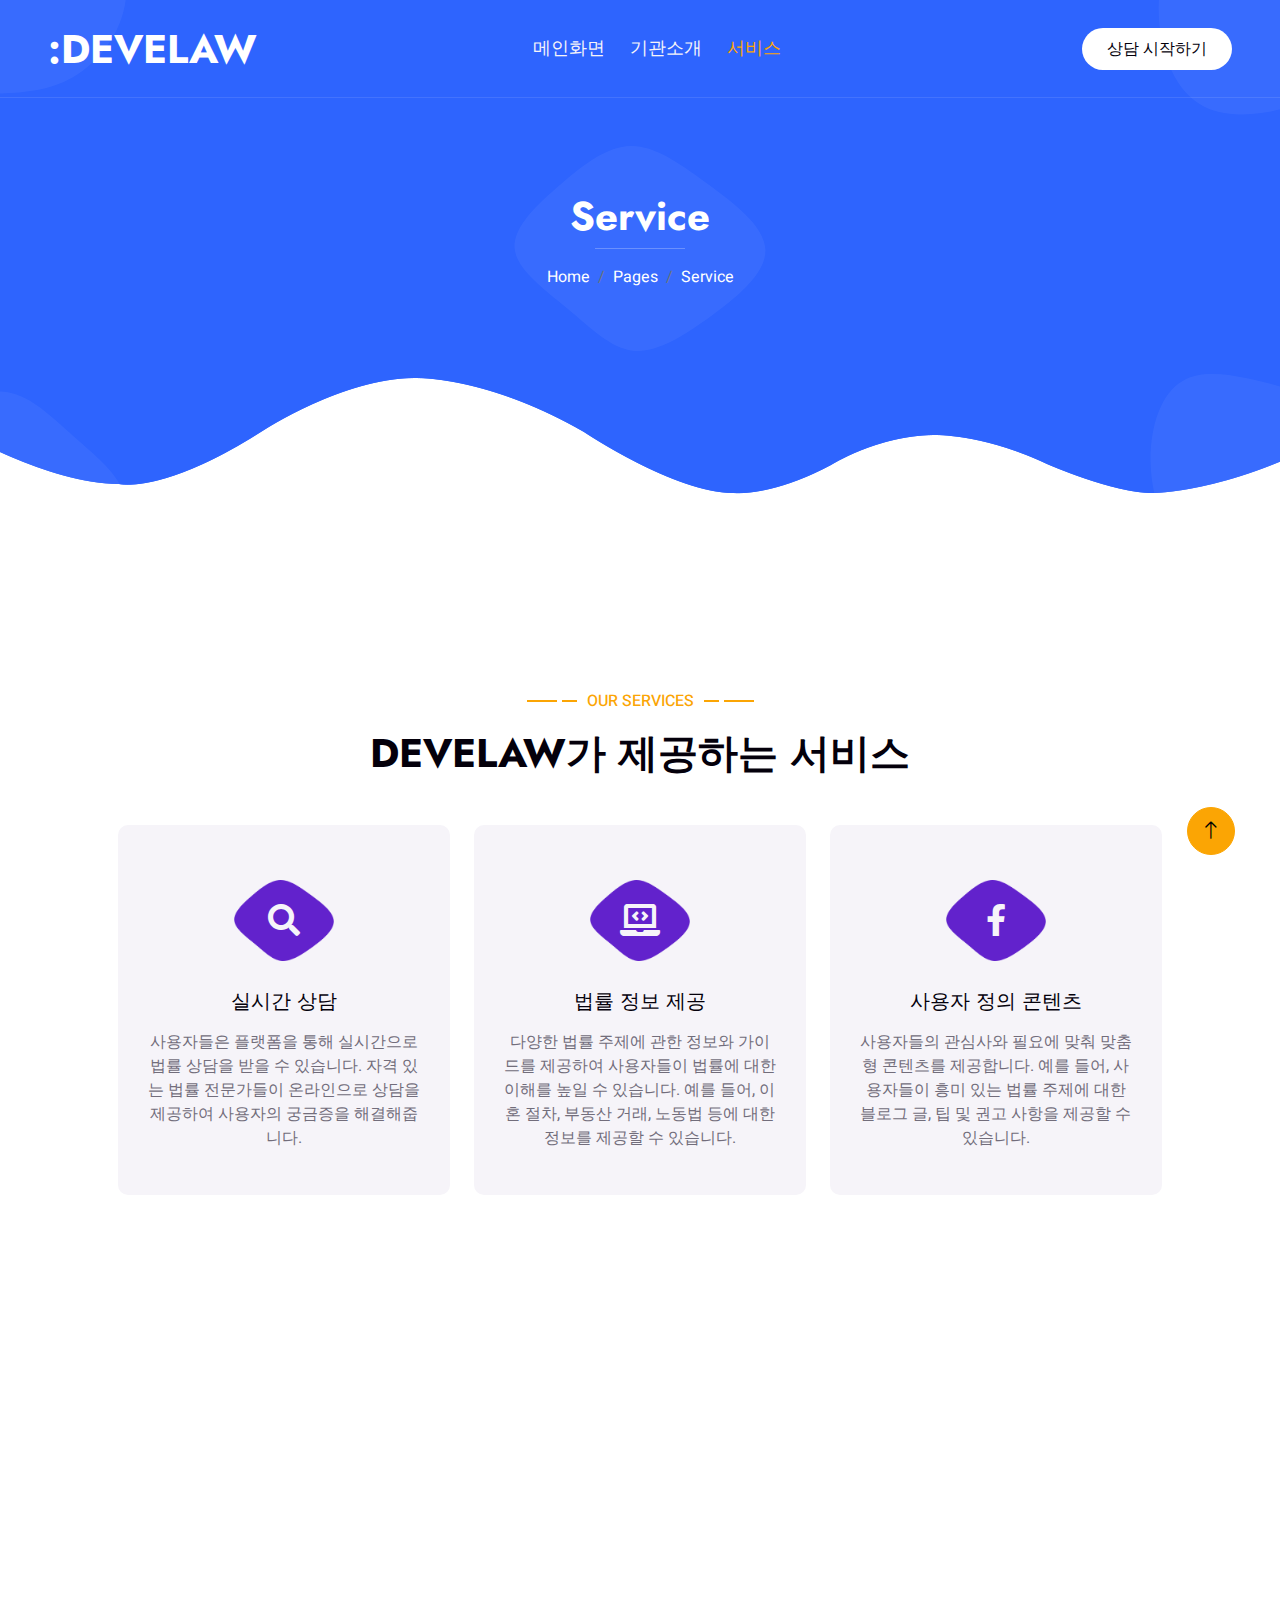
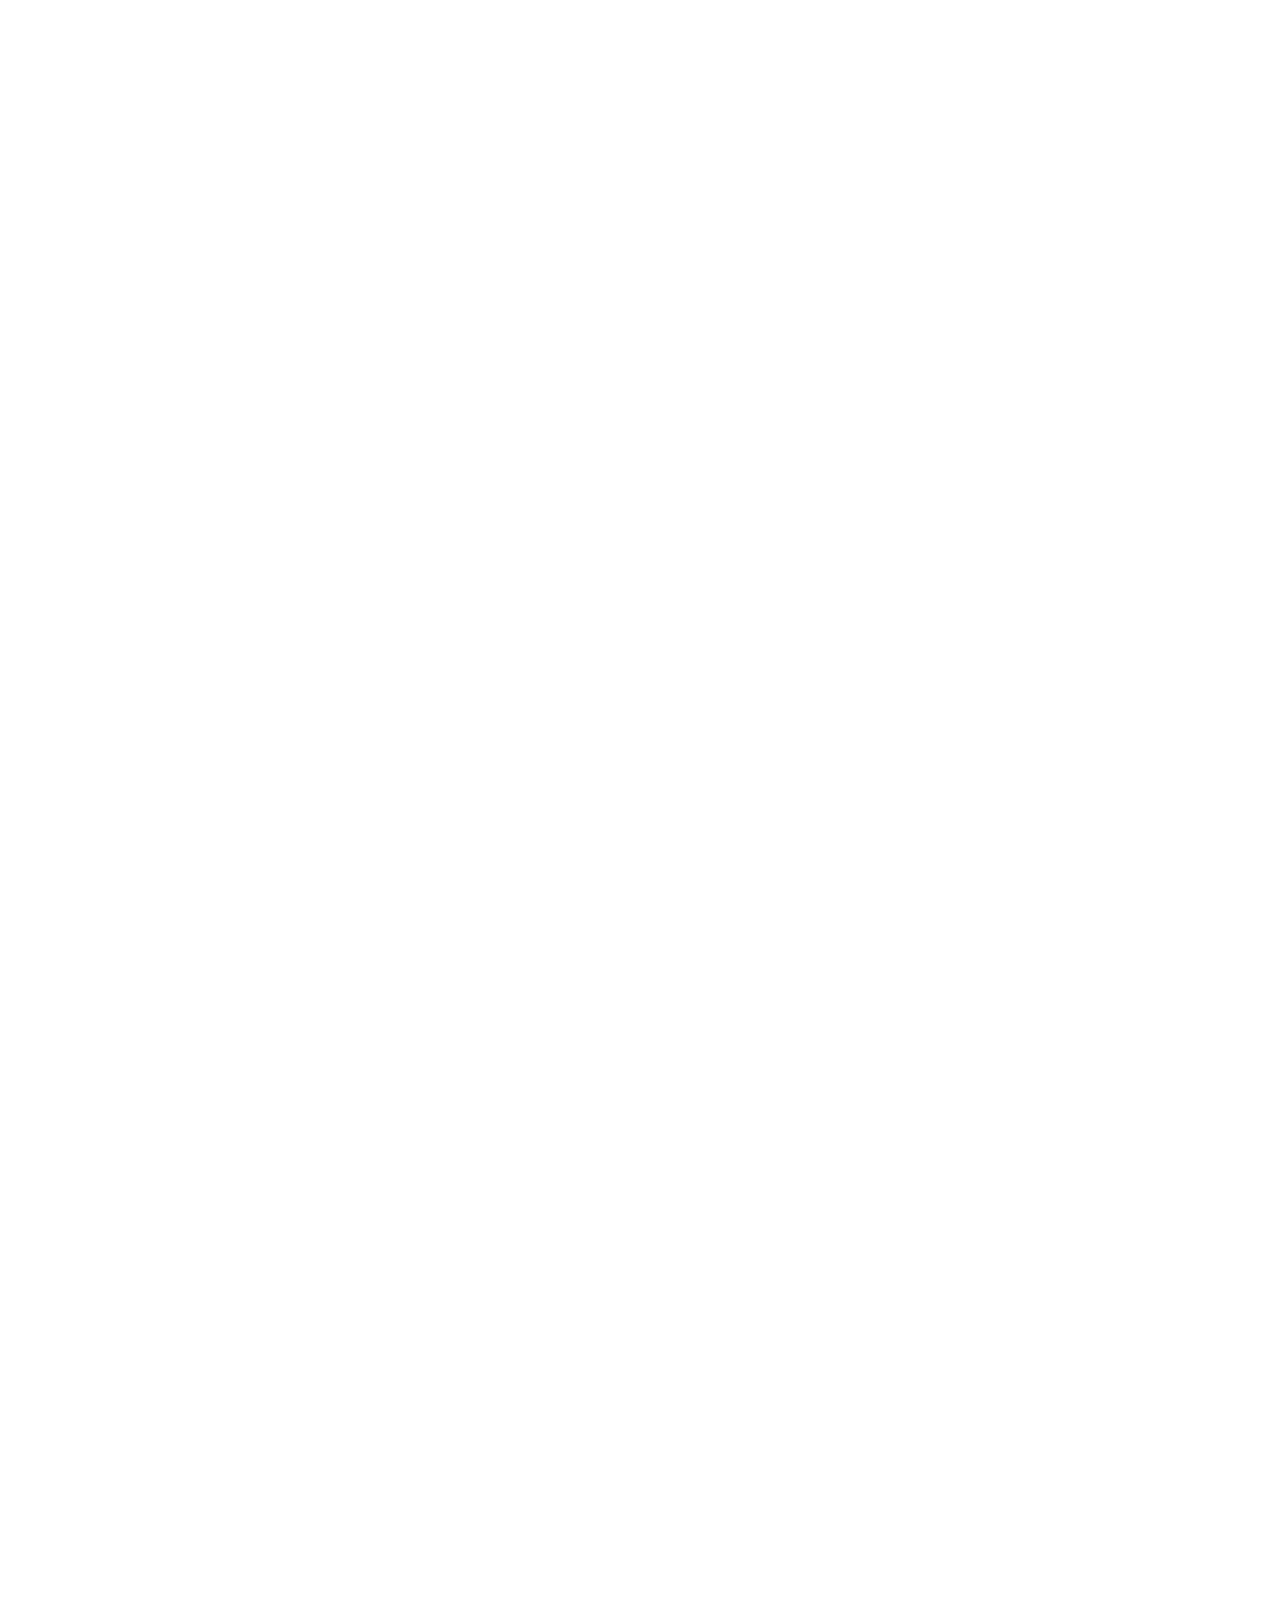
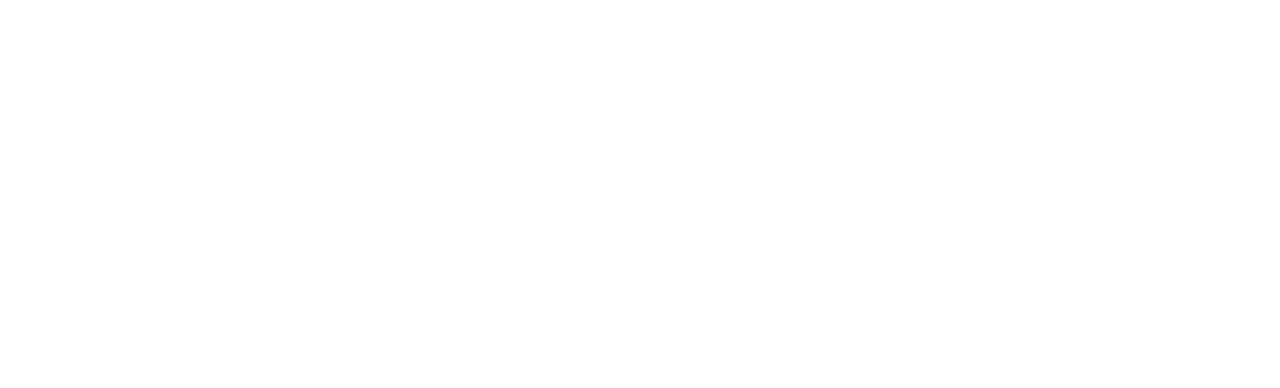
<file: service.html>
<!DOCTYPE html>
<html lang="en">

<head>
    <meta charset="utf-8">
    <title>:DEVELAW</title>
    <meta content="width=device-width, initial-scale=1.0" name="viewport">
    <meta content="" name="keywords">
    <meta content="" name="description">

    <!-- Favicon -->
    <link href="img/favicon.ico" rel="icon">

    <!-- Google Web Fonts -->
    <link rel="preconnect" href="https://fonts.googleapis.com">
    <link rel="preconnect" href="https://fonts.gstatic.com" crossorigin>
    <link href="https://fonts.googleapis.com/css2?family=Heebo:wght@400;500&family=Jost:wght@500;600;700&display=swap" rel="stylesheet"> 

    <!-- Icon Font Stylesheet -->
    <link href="https://cdnjs.cloudflare.com/ajax/libs/font-awesome/5.10.0/css/all.min.css" rel="stylesheet">
    <link href="https://cdn.jsdelivr.net/npm/bootstrap-icons@1.4.1/font/bootstrap-icons.css" rel="stylesheet">

    <!-- Libraries Stylesheet -->
    <link href="lib/animate/animate.min.css" rel="stylesheet">
    <link href="lib/owlcarousel/assets/owl.carousel.min.css" rel="stylesheet">
    <link href="lib/lightbox/css/lightbox.min.css" rel="stylesheet">

    <!-- Customized Bootstrap Stylesheet -->
    <link href="css/bootstrap.min.css" rel="stylesheet">

    <!-- Template Stylesheet -->
    <link href="css/style.css" rel="stylesheet">
</head>

<body>
    <div class="container-xxl bg-white p-0">
        <!-- Spinner Start -->
        <div id="spinner" class="show bg-white position-fixed translate-middle w-100 vh-100 top-50 start-50 d-flex align-items-center justify-content-center">
            <div class="spinner-grow text-primary" style="width: 3rem; height: 3rem;" role="status">
                <span class="sr-only">Loading...</span>
            </div>
        </div>
        <!-- Spinner End -->
        <!-- Navbar & Hero Start -->
        <div class="container-xxl position-relative p-0">
            <nav class="navbar navbar-expand-lg navbar-light px-4 px-lg-5 py-3 py-lg-0">
                <a href="index.html" class="navbar-brand p-0">
                    <h1 class="m-0">:DEVELAW</h1>
                    <!-- <img src="img/logo.png" alt="Logo"> -->
                </a>
                <button class="navbar-toggler" type="button" data-bs-toggle="collapse" data-bs-target="#navbarCollapse">
                    <span class="fa fa-bars"></span>
                </button>
                <div class="collapse navbar-collapse" id="navbarCollapse">
                    <div class="navbar-nav mx-auto py-0">
                        <a href="index.html" class="nav-item nav-link">메인화면</a>
                        <a href="about.html" class="nav-item nav-link">기관소개</a>
                        <a href="service.html" class="nav-item nav-link active">서비스</a>
                    </div>
                    <a href="contact.html" class="btn rounded-pill py-2 px-4 ms-3 d-none d-lg-block">상담 시작하기</a> <!-- contact.html로 이동 -> 채팅창으로 이동 -->
                </div>
            </nav>

            <div class="container-xxl py-5 bg-primary hero-header">
                <div class="container my-5 py-5 px-lg-5">
                    <div class="row g-5 py-5">
                        <div class="col-12 text-center">
                            <h1 class="text-white animated slideInDown">Service</h1>
                            <hr class="bg-white mx-auto mt-0" style="width: 90px;">
                            <nav aria-label="breadcrumb">
                                <ol class="breadcrumb justify-content-center">
                                    <li class="breadcrumb-item"><a class="text-white" href="#">Home</a></li>
                                    <li class="breadcrumb-item"><a class="text-white" href="#">Pages</a></li>
                                    <li class="breadcrumb-item text-white active" aria-current="page">Service</li>
                                </ol>
                            </nav>
                        </div>
                    </div>
                </div>
            </div>
        </div>
        <!-- Navbar & Hero End -->
        <!-- Service Start -->
        <div class="container-xxl py-5">
            <div class="container py-5 px-lg-5">
                <div class="wow fadeInUp" data-wow-delay="0.1s">
                    <p class="section-title text-secondary justify-content-center"><span></span>Our Services<span></span></p>
                    <h1 class="text-center mb-5">DEVELAW가 제공하는 서비스</h1>
                </div>
                <div class="row g-4">
                    <div class="col-lg-4 col-md-6 wow fadeInUp" data-wow-delay="0.1s">
                        <div class="service-item d-flex flex-column text-center rounded">
                            <div class="service-icon flex-shrink-0">
                                <i class="fa fa-search fa-2x"></i>
                            </div>
                            <h5 class="mb-3">실시간 상담</h5>
                            <p class="m-0">사용자들은 플랫폼을 통해 실시간으로 법률 상담을 받을 수 있습니다. 자격 있는 법률 전문가들이 온라인으로 상담을 제공하여 사용자의 궁금증을 해결해줍니다.</p>
                            <a class="btn btn-square" href=""><i class="fa fa-arrow-right"></i></a>
                        </div>
                    </div>
                    <div class="col-lg-4 col-md-6 wow fadeInUp" data-wow-delay="0.3s">
                        <div class="service-item d-flex flex-column text-center rounded">
                            <div class="service-icon flex-shrink-0">
                                <i class="fa fa-laptop-code fa-2x"></i>
                            </div>
                            <h5 class="mb-3">법률 정보 제공</h5>
                            <p class="m-0">다양한 법률 주제에 관한 정보와 가이드를 제공하여 사용자들이 법률에 대한 이해를 높일 수 있습니다. 예를 들어, 이혼 절차, 부동산 거래, 노동법 등에 대한 정보를 제공할 수 있습니다.</p>
                            <a class="btn btn-square" href=""><i class="fa fa-arrow-right"></i></a>
                        </div>
                    </div>
                    <div class="col-lg-4 col-md-6 wow fadeInUp" data-wow-delay="0.5s">
                        <div class="service-item d-flex flex-column text-center rounded">
                            <div class="service-icon flex-shrink-0">
                                <i class="fab fa-facebook-f fa-2x"></i>
                            </div>
                            <h5 class="mb-3">사용자 정의 콘텐츠</h5>
                            <p class="m-0">사용자들의 관심사와 필요에 맞춰 맞춤형 콘텐츠를 제공합니다. 예를 들어, 사용자들이 흥미 있는 법률 주제에 대한 블로그 글, 팁 및 권고 사항을 제공할 수 있습니다.</p>
                            <a class="btn btn-square" href=""><i class="fa fa-arrow-right"></i></a>
                        </div>
                    </div>
                    <div class="col-lg-4 col-md-6 wow fadeInUp" data-wow-delay="0.1s">
                        <div class="service-item d-flex flex-column text-center rounded">
                            <div class="service-icon flex-shrink-0">
                                <i class="fa fa-mail-bulk fa-2x"></i>
                            </div>
                            <h5 class="mb-3">법률 서식 및 양식</h5>
                            <p class="m-0">다양한 법률 문서, 서식 및 양식을 제공하여 사용자들이 법률적인 문제를 해결하는 데 도움을 받을 수 있습니다. 예를 들어, 이혼 신청서, 임대 계약서 등을 다운로드할 수 있습니다.</p>
                            <a class="btn btn-square" href=""><i class="fa fa-arrow-right"></i></a>
                        </div>
                    </div>
                    <div class="col-lg-4 col-md-6 wow fadeInUp" data-wow-delay="0.3s">
                        <div class="service-item d-flex flex-column text-center rounded">
                            <div class="service-icon flex-shrink-0">
                                <i class="fa fa-thumbs-up fa-2x"></i>
                            </div>
                            <h5 class="mb-3">전자 상거래 플랫폼</h5>
                            <p class="m-0">법률 서적, 교육 자료, 법률 상담 패키지 등을 온라인으로 판매하여 사용자들이 필요한 자료를 쉽게 구매할 수 있습니다.</p>
                            <a class="btn btn-square" href=""><i class="fa fa-arrow-right"></i></a>
                        </div>
                    </div>
                    <div class="col-lg-4 col-md-6 wow fadeInUp" data-wow-delay="0.5s">
                        <div class="service-item d-flex flex-column text-center rounded">
                            <div class="service-icon flex-shrink-0">
                                <i class="fab fa-android fa-2x"></i>
                            </div>
                            <h5 class="mb-3">커뮤니티 및 포럼</h5>
                            <p class="m-0">사용자들 간의 상호 작용을 촉진하는 커뮤니티 및 포럼 기능을 제공하여 사용자들이 경험을 공유하고 서로에게 도움을 주고 받을 수 있습니다. 이를 통해 사용자들은 서로의 경험을 바탕으로 더 나은 결정을 내릴 수 있습니다.</p>
                            <a class="btn btn-square" href=""><i class="fa fa-arrow-right"></i></a>
                        </div>
                    </div>
                </div>
            </div>
        </div>
        <!-- Service End -->
        <!-- Newsletter Start -->
        <div class="container-xxl bg-primary newsletter py-5 wow fadeInUp" data-wow-delay="0.1s">
            <div class="container py-5 px-lg-5">
                <div class="row justify-content-center">
                    <div class="col-lg-7 text-center">
                        <p class="section-title text-white justify-content-center"><span></span>Newsletter<span></span></p>
                        <h1 class="text-center text-white mb-4">DEVELAW의 새로운 소식 접하기</h1>
                        <p class="text-white mb-4">이메일을 입력하세요! DEVELAW의 새로운 소식을 이메일로 매 주 전달해 드립니다.</p>
                        <div class="position-relative w-100 mt-3">
                            <input class="form-control border-0 rounded-pill w-100 ps-4 pe-5" type="text" placeholder="Enter Your Email" style="height: 48px;">
                            <button type="button" class="btn shadow-none position-absolute top-0 end-0 mt-1 me-2"><i class="fa fa-paper-plane text-primary fs-4"></i></button>
                        </div>
                    </div>
                </div>
            </div>
        </div>
        <!-- Newsletter End -->
        <!-- Testimonial Start -->
        <div class="container-xxl py-5 wow fadeInUp" data-wow-delay="0.1s">
            <div class="container py-5 px-lg-5">
                <p class="section-title text-secondary justify-content-center"><span></span>Testimonial<span></span></p>
                <h1 class="text-center mb-5">What Say Our Clients!</h1>
                <div class="owl-carousel testimonial-carousel">
                    <div class="testimonial-item bg-light rounded my-4">
                        <p class="fs-5"><i class="fa fa-quote-left fa-4x text-primary mt-n4 me-3"></i>Diam dolor diam ipsum sit. Aliqu diam amet diam et eos. Clita erat ipsum et lorem et sit sed stet lorem sit clita duo justo.</p>
                        <div class="d-flex align-items-center">
                            <img class="img-fluid flex-shrink-0 rounded-circle" src="img/testimonial-1.jpg" style="width: 65px; height: 65px;">
                            <div class="ps-4">
                                <h5 class="mb-1">Client Name</h5>
                                <span>Profession</span>
                            </div>
                        </div>
                    </div>
                    <div class="testimonial-item bg-light rounded my-4">
                        <p class="fs-5"><i class="fa fa-quote-left fa-4x text-primary mt-n4 me-3"></i>Diam dolor diam ipsum sit. Aliqu diam amet diam et eos. Clita erat ipsum et lorem et sit sed stet lorem sit clita duo justo.</p>
                        <div class="d-flex align-items-center">
                            <img class="img-fluid flex-shrink-0 rounded-circle" src="img/testimonial-2.jpg" style="width: 65px; height: 65px;">
                            <div class="ps-4">
                                <h5 class="mb-1">Client Name</h5>
                                <span>Profession</span>
                            </div>
                        </div>
                    </div>
                    <div class="testimonial-item bg-light rounded my-4">
                        <p class="fs-5"><i class="fa fa-quote-left fa-4x text-primary mt-n4 me-3"></i>Diam dolor diam ipsum sit. Aliqu diam amet diam et eos. Clita erat ipsum et lorem et sit sed stet lorem sit clita duo justo.</p>
                        <div class="d-flex align-items-center">
                            <img class="img-fluid flex-shrink-0 rounded-circle" src="img/testimonial-3.jpg" style="width: 65px; height: 65px;">
                            <div class="ps-4">
                                <h5 class="mb-1">Client Name</h5>
                                <span>Profession</span>
                            </div>
                        </div>
                    </div>
                </div>
            </div>
        </div>
        <!-- Testimonial End -->
        <!-- Footer Start -->
        <div class="container-fluid bg-primary text-light footer wow fadeIn" data-wow-delay="0.1s">
            <div class="container py-5 px-lg-5">
                <div class="row g-5">
                    <div class="col-md-6 col-lg-3">
                        <p class="section-title text-white h5 mb-4">Address<span></span></p>
                        <p><i class="fa fa-map-marker-alt me-3"></i>123 Street, New York, USA</p>
                        <p><i class="fa fa-phone-alt me-3"></i>+012 345 67890</p>
                        <p><i class="fa fa-envelope me-3"></i>info@example.com</p>
                        <div class="d-flex pt-2">
                            <a class="btn btn-outline-light btn-social" href=""><i class="fab fa-twitter"></i></a>
                            <a class="btn btn-outline-light btn-social" href=""><i class="fab fa-facebook-f"></i></a>
                            <a class="btn btn-outline-light btn-social" href=""><i class="fab fa-instagram"></i></a>
                            <a class="btn btn-outline-light btn-social" href=""><i class="fab fa-linkedin-in"></i></a>
                        </div>
                    </div>
                </div>
            </div>
            <div class="container px-lg-5">
                <div class="copyright">
                    <div class="row">
                        <div class="col-md-6 text-center text-md-start mb-3 mb-md-0">
                            &copy; <a class="border-bottom" href="#">Your Site Name</a>, All Right Reserved.

                            <!--/*** This template is free as long as you keep the footer author’s credit link/attribution link/backlink. If you'd like to use the template without the footer author’s credit link/attribution link/backlink, you can purchase the Credit Removal License from "https://htmlcodex.com/credit-removal". Thank you for your support. ***/-->
                            Designed By <a class="border-bottom" href="https://htmlcodex.com">HTML Codex</a>
                        </div>
                        <div class="col-md-6 text-center text-md-end">
                            <div class="footer-menu">
                                <a href="">Home</a>
                                <a href="">Cookies</a>
                                <a href="">Help</a>
                                <a href="">FQAs</a>
                            </div>
                        </div>
                    </div>
                </div>
            </div>
        </div>
        <!-- Footer End -->
        <!-- Back to Top -->
        <a href="#" class="btn btn-lg btn-secondary btn-lg-square back-to-top"><i class="bi bi-arrow-up"></i></a>
    </div>

    <!-- JavaScript Libraries -->
    <script src="https://code.jquery.com/jquery-3.4.1.min.js"></script>
    <script src="https://cdn.jsdelivr.net/npm/bootstrap@5.0.0/dist/js/bootstrap.bundle.min.js"></script>
    <script src="lib/wow/wow.min.js"></script>
    <script src="lib/easing/easing.min.js"></script>
    <script src="lib/waypoints/waypoints.min.js"></script>
    <script src="lib/counterup/counterup.min.js"></script>
    <script src="lib/owlcarousel/owl.carousel.min.js"></script>
    <script src="lib/isotope/isotope.pkgd.min.js"></script>
    <script src="lib/lightbox/js/lightbox.min.js"></script>

    <!-- Template Javascript -->
    <script src="js/main.js"></script>
</body>

</html>
</file>
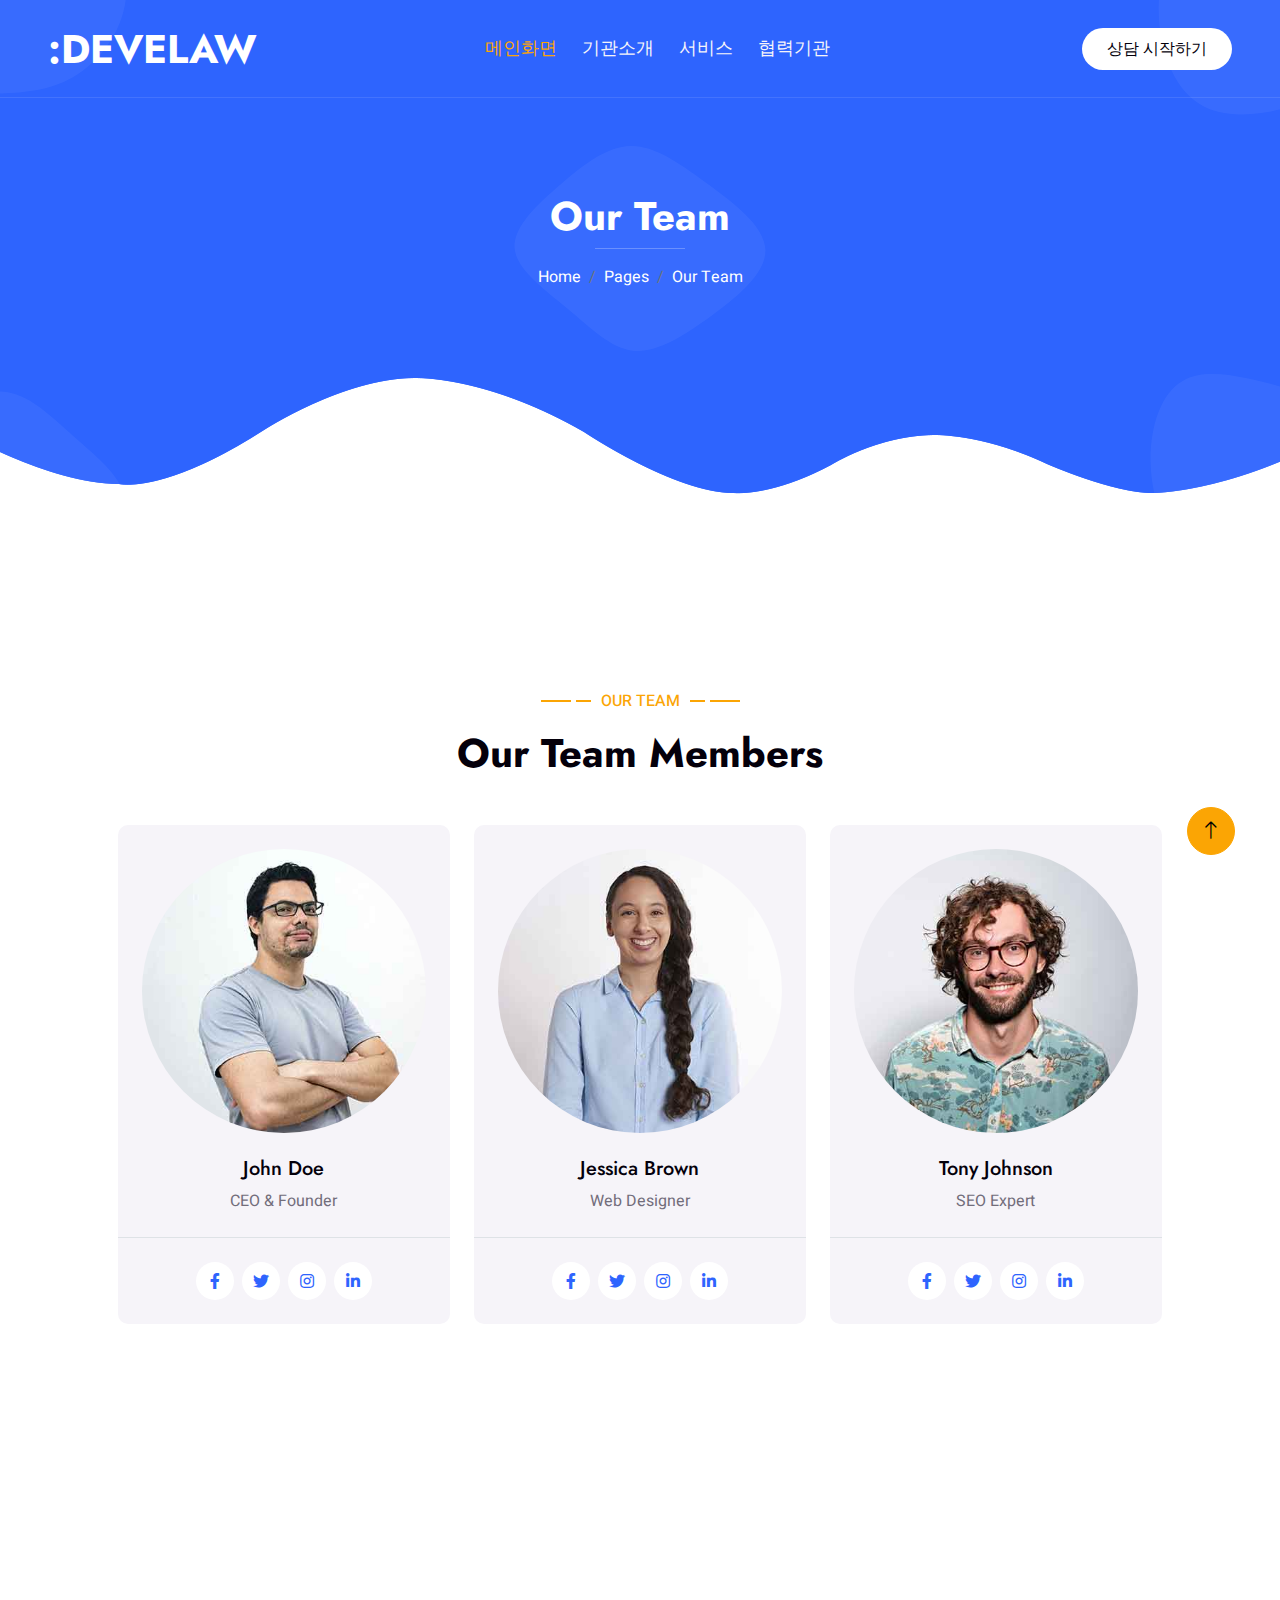
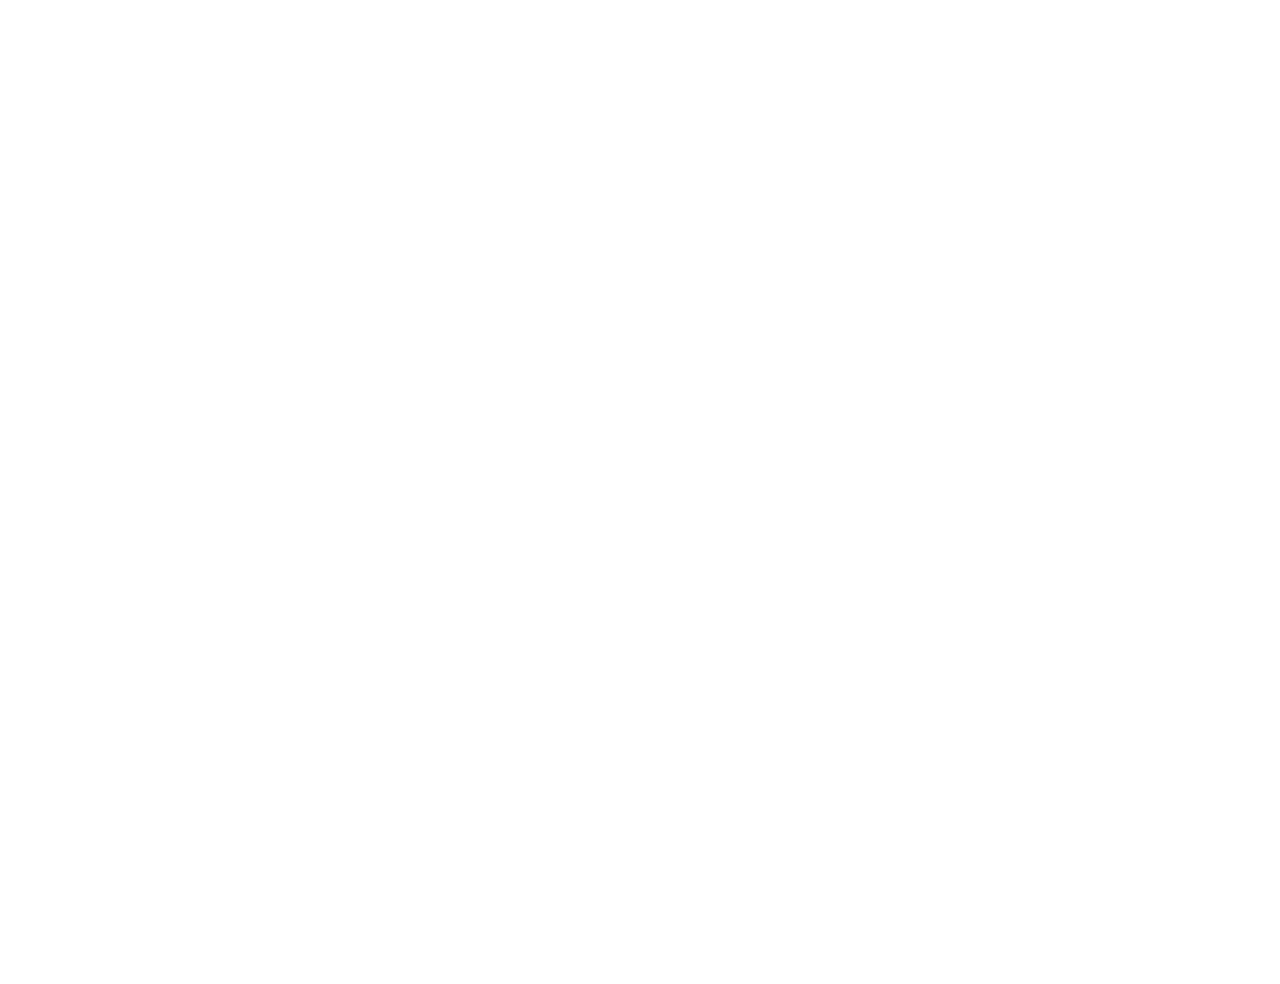
<file: team.html>
<!DOCTYPE html>
<html lang="en">

<head>
    <meta charset="utf-8">
    <title>DGital - Digital Agency HTML Template</title>
    <meta content="width=device-width, initial-scale=1.0" name="viewport">
    <meta content="" name="keywords">
    <meta content="" name="description">

    <!-- Favicon -->
    <link href="img/favicon.ico" rel="icon">

    <!-- Google Web Fonts -->
    <link rel="preconnect" href="https://fonts.googleapis.com">
    <link rel="preconnect" href="https://fonts.gstatic.com" crossorigin>
    <link href="https://fonts.googleapis.com/css2?family=Heebo:wght@400;500&family=Jost:wght@500;600;700&display=swap" rel="stylesheet"> 

    <!-- Icon Font Stylesheet -->
    <link href="https://cdnjs.cloudflare.com/ajax/libs/font-awesome/5.10.0/css/all.min.css" rel="stylesheet">
    <link href="https://cdn.jsdelivr.net/npm/bootstrap-icons@1.4.1/font/bootstrap-icons.css" rel="stylesheet">

    <!-- Libraries Stylesheet -->
    <link href="lib/animate/animate.min.css" rel="stylesheet">
    <link href="lib/owlcarousel/assets/owl.carousel.min.css" rel="stylesheet">
    <link href="lib/lightbox/css/lightbox.min.css" rel="stylesheet">

    <!-- Customized Bootstrap Stylesheet -->
    <link href="css/bootstrap.min.css" rel="stylesheet">

    <!-- Template Stylesheet -->
    <link href="css/style.css" rel="stylesheet">
</head>

<body>
    <div class="container-xxl bg-white p-0">
        <!-- Spinner Start -->
        <div id="spinner" class="show bg-white position-fixed translate-middle w-100 vh-100 top-50 start-50 d-flex align-items-center justify-content-center">
            <div class="spinner-grow text-primary" style="width: 3rem; height: 3rem;" role="status">
                <span class="sr-only">Loading...</span>
            </div>
        </div>
        <!-- Spinner End -->


        <!-- Navbar & Hero Start -->
        <div class="container-xxl position-relative p-0">
            <nav class="navbar navbar-expand-lg navbar-light px-4 px-lg-5 py-3 py-lg-0">
                <a href="" class="navbar-brand p-0">
                    <h1 class="m-0">:DEVELAW</h1>
                    <!-- <img src="img/logo.png" alt="Logo"> -->
                </a>
                <button class="navbar-toggler" type="button" data-bs-toggle="collapse" data-bs-target="#navbarCollapse">
                    <span class="fa fa-bars"></span>
                </button>
                <div class="collapse navbar-collapse" id="navbarCollapse">
                    <div class="navbar-nav mx-auto py-0">
                        <a href="index.html" class="nav-item nav-link active">메인화면</a>
                        <a href="about.html" class="nav-item nav-link">기관소개</a>
                        <a href="service.html" class="nav-item nav-link">서비스</a>
                        <a href="project.html" class="nav-item nav-link">협력기관</a>
                    </div>
                    <a href="contact.html" class="btn rounded-pill py-2 px-4 ms-3 d-none d-lg-block">상담 시작하기</a> <!-- contact.html로 이동 -> 채팅창으로 이동 -->
                </div>
            </nav>

            <div class="container-xxl py-5 bg-primary hero-header">
                <div class="container my-5 py-5 px-lg-5">
                    <div class="row g-5 py-5">
                        <div class="col-12 text-center">
                            <h1 class="text-white animated slideInDown">Our Team</h1>
                            <hr class="bg-white mx-auto mt-0" style="width: 90px;">
                            <nav aria-label="breadcrumb">
                                <ol class="breadcrumb justify-content-center">
                                    <li class="breadcrumb-item"><a class="text-white" href="#">Home</a></li>
                                    <li class="breadcrumb-item"><a class="text-white" href="#">Pages</a></li>
                                    <li class="breadcrumb-item text-white active" aria-current="page">Our Team</li>
                                </ol>
                            </nav>
                        </div>
                    </div>
                </div>
            </div>
        </div>
        <!-- Navbar & Hero End -->
        

        <!-- Team Start -->
        <div class="container-xxl py-5">
            <div class="container py-5 px-lg-5">
                <div class="wow fadeInUp" data-wow-delay="0.1s">
                    <p class="section-title text-secondary justify-content-center"><span></span>Our Team<span></span></p>
                    <h1 class="text-center mb-5">Our Team Members</h1>
                </div>
                <div class="row g-4">
                    <div class="col-lg-4 col-md-6 wow fadeInUp" data-wow-delay="0.1s">
                        <div class="team-item bg-light rounded">
                            <div class="text-center border-bottom p-4">
                                <img class="img-fluid rounded-circle mb-4" src="img/team-1.jpg" alt="">
                                <h5>John Doe</h5>
                                <span>CEO & Founder</span>
                            </div>
                            <div class="d-flex justify-content-center p-4">
                                <a class="btn btn-square mx-1" href=""><i class="fab fa-facebook-f"></i></a>
                                <a class="btn btn-square mx-1" href=""><i class="fab fa-twitter"></i></a>
                                <a class="btn btn-square mx-1" href=""><i class="fab fa-instagram"></i></a>
                                <a class="btn btn-square mx-1" href=""><i class="fab fa-linkedin-in"></i></a>
                            </div>
                        </div>
                    </div>
                    <div class="col-lg-4 col-md-6 wow fadeInUp" data-wow-delay="0.3s">
                        <div class="team-item bg-light rounded">
                            <div class="text-center border-bottom p-4">
                                <img class="img-fluid rounded-circle mb-4" src="img/team-2.jpg" alt="">
                                <h5>Jessica Brown</h5>
                                <span>Web Designer</span>
                            </div>
                            <div class="d-flex justify-content-center p-4">
                                <a class="btn btn-square mx-1" href=""><i class="fab fa-facebook-f"></i></a>
                                <a class="btn btn-square mx-1" href=""><i class="fab fa-twitter"></i></a>
                                <a class="btn btn-square mx-1" href=""><i class="fab fa-instagram"></i></a>
                                <a class="btn btn-square mx-1" href=""><i class="fab fa-linkedin-in"></i></a>
                            </div>
                        </div>
                    </div>
                    <div class="col-lg-4 col-md-6 wow fadeInUp" data-wow-delay="0.5s">
                        <div class="team-item bg-light rounded">
                            <div class="text-center border-bottom p-4">
                                <img class="img-fluid rounded-circle mb-4" src="img/team-3.jpg" alt="">
                                <h5>Tony Johnson</h5>
                                <span>SEO Expert</span>
                            </div>
                            <div class="d-flex justify-content-center p-4">
                                <a class="btn btn-square mx-1" href=""><i class="fab fa-facebook-f"></i></a>
                                <a class="btn btn-square mx-1" href=""><i class="fab fa-twitter"></i></a>
                                <a class="btn btn-square mx-1" href=""><i class="fab fa-instagram"></i></a>
                                <a class="btn btn-square mx-1" href=""><i class="fab fa-linkedin-in"></i></a>
                            </div>
                        </div>
                    </div>
                    <div class="col-lg-4 col-md-6 wow fadeInUp" data-wow-delay="0.1s">
                        <div class="team-item bg-light rounded">
                            <div class="text-center border-bottom p-4">
                                <img class="img-fluid rounded-circle mb-4" src="img/team-2.jpg" alt="">
                                <h5>John Doe</h5>
                                <span>CEO & Founder</span>
                            </div>
                            <div class="d-flex justify-content-center p-4">
                                <a class="btn btn-square mx-1" href=""><i class="fab fa-facebook-f"></i></a>
                                <a class="btn btn-square mx-1" href=""><i class="fab fa-twitter"></i></a>
                                <a class="btn btn-square mx-1" href=""><i class="fab fa-instagram"></i></a>
                                <a class="btn btn-square mx-1" href=""><i class="fab fa-linkedin-in"></i></a>
                            </div>
                        </div>
                    </div>
                    <div class="col-lg-4 col-md-6 wow fadeInUp" data-wow-delay="0.3s">
                        <div class="team-item bg-light rounded">
                            <div class="text-center border-bottom p-4">
                                <img class="img-fluid rounded-circle mb-4" src="img/team-3.jpg" alt="">
                                <h5>Jessica Brown</h5>
                                <span>Web Designer</span>
                            </div>
                            <div class="d-flex justify-content-center p-4">
                                <a class="btn btn-square mx-1" href=""><i class="fab fa-facebook-f"></i></a>
                                <a class="btn btn-square mx-1" href=""><i class="fab fa-twitter"></i></a>
                                <a class="btn btn-square mx-1" href=""><i class="fab fa-instagram"></i></a>
                                <a class="btn btn-square mx-1" href=""><i class="fab fa-linkedin-in"></i></a>
                            </div>
                        </div>
                    </div>
                    <div class="col-lg-4 col-md-6 wow fadeInUp" data-wow-delay="0.5s">
                        <div class="team-item bg-light rounded">
                            <div class="text-center border-bottom p-4">
                                <img class="img-fluid rounded-circle mb-4" src="img/team-1.jpg" alt="">
                                <h5>Tony Johnson</h5>
                                <span>SEO Expert</span>
                            </div>
                            <div class="d-flex justify-content-center p-4">
                                <a class="btn btn-square mx-1" href=""><i class="fab fa-facebook-f"></i></a>
                                <a class="btn btn-square mx-1" href=""><i class="fab fa-twitter"></i></a>
                                <a class="btn btn-square mx-1" href=""><i class="fab fa-instagram"></i></a>
                                <a class="btn btn-square mx-1" href=""><i class="fab fa-linkedin-in"></i></a>
                            </div>
                        </div>
                    </div>
                </div>
            </div>
        </div>
        <!-- Team End -->
        

        <!-- Footer Start -->
        <div class="container-fluid bg-primary text-light footer wow fadeIn" data-wow-delay="0.1s">
            <div class="container py-5 px-lg-5">
                <div class="row g-5">
                    <div class="col-md-6 col-lg-3">
                        <p class="section-title text-white h5 mb-4">Address<span></span></p>
                        <p><i class="fa fa-map-marker-alt me-3"></i>123 Street, New York, USA</p>
                        <p><i class="fa fa-phone-alt me-3"></i>+012 345 67890</p>
                        <p><i class="fa fa-envelope me-3"></i>info@example.com</p>
                        <div class="d-flex pt-2">
                            <a class="btn btn-outline-light btn-social" href=""><i class="fab fa-twitter"></i></a>
                            <a class="btn btn-outline-light btn-social" href=""><i class="fab fa-facebook-f"></i></a>
                            <a class="btn btn-outline-light btn-social" href=""><i class="fab fa-instagram"></i></a>
                            <a class="btn btn-outline-light btn-social" href=""><i class="fab fa-linkedin-in"></i></a>
                        </div>
                    </div>
                    <div class="col-md-6 col-lg-3">
                        <p class="section-title text-white h5 mb-4">Quick Link<span></span></p>
                        <a class="btn btn-link" href="">About Us</a>
                        <a class="btn btn-link" href="">Contact Us</a>
                        <a class="btn btn-link" href="">Privacy Policy</a>
                        <a class="btn btn-link" href="">Terms & Condition</a>
                        <a class="btn btn-link" href="">Career</a>
                    </div>
                    <div class="col-md-6 col-lg-3">
                        <p class="section-title text-white h5 mb-4">Gallery<span></span></p>
                        <div class="row g-2">
                            <div class="col-4">
                                <img class="img-fluid" src="img/portfolio-1.jpg" alt="Image">
                            </div>
                            <div class="col-4">
                                <img class="img-fluid" src="img/portfolio-2.jpg" alt="Image">
                            </div>
                            <div class="col-4">
                                <img class="img-fluid" src="img/portfolio-3.jpg" alt="Image">
                            </div>
                            <div class="col-4">
                                <img class="img-fluid" src="img/portfolio-4.jpg" alt="Image">
                            </div>
                            <div class="col-4">
                                <img class="img-fluid" src="img/portfolio-5.jpg" alt="Image">
                            </div>
                            <div class="col-4">
                                <img class="img-fluid" src="img/portfolio-6.jpg" alt="Image">
                            </div>
                        </div>
                    </div>
                    <div class="col-md-6 col-lg-3">
                        <p class="section-title text-white h5 mb-4">Newsletter<span></span></p>
                        <p>Lorem ipsum dolor sit amet elit. Phasellus nec pretium mi. Curabitur facilisis ornare velit non vulpu</p>
                        <div class="position-relative w-100 mt-3">
                            <input class="form-control border-0 rounded-pill w-100 ps-4 pe-5" type="text" placeholder="Your Email" style="height: 48px;">
                            <button type="button" class="btn shadow-none position-absolute top-0 end-0 mt-1 me-2"><i class="fa fa-paper-plane text-primary fs-4"></i></button>
                        </div>
                    </div>
                </div>
            </div>
            <div class="container px-lg-5">
                <div class="copyright">
                    <div class="row">
                        <div class="col-md-6 text-center text-md-start mb-3 mb-md-0">
                            &copy; <a class="border-bottom" href="#">Your Site Name</a>, All Right Reserved. 
							
							<!--/*** This template is free as long as you keep the footer author’s credit link/attribution link/backlink. If you'd like to use the template without the footer author’s credit link/attribution link/backlink, you can purchase the Credit Removal License from "https://htmlcodex.com/credit-removal". Thank you for your support. ***/-->
							Designed By <a class="border-bottom" href="https://htmlcodex.com">HTML Codex</a>
                        </div>
                        <div class="col-md-6 text-center text-md-end">
                            <div class="footer-menu">
                                <a href="">Home</a>
                                <a href="">Cookies</a>
                                <a href="">Help</a>
                                <a href="">FQAs</a>
                            </div>
                        </div>
                    </div>
                </div>
            </div>
        </div>
        <!-- Footer End -->


        <!-- Back to Top -->
        <a href="#" class="btn btn-lg btn-secondary btn-lg-square back-to-top"><i class="bi bi-arrow-up"></i></a>
    </div>

    <!-- JavaScript Libraries -->
    <script src="https://code.jquery.com/jquery-3.4.1.min.js"></script>
    <script src="https://cdn.jsdelivr.net/npm/bootstrap@5.0.0/dist/js/bootstrap.bundle.min.js"></script>
    <script src="lib/wow/wow.min.js"></script>
    <script src="lib/easing/easing.min.js"></script>
    <script src="lib/waypoints/waypoints.min.js"></script>
    <script src="lib/counterup/counterup.min.js"></script>
    <script src="lib/owlcarousel/owl.carousel.min.js"></script>
    <script src="lib/isotope/isotope.pkgd.min.js"></script>
    <script src="lib/lightbox/js/lightbox.min.js"></script>

    <!-- Template Javascript -->
    <script src="js/main.js"></script>
</body>

</html>
</file>
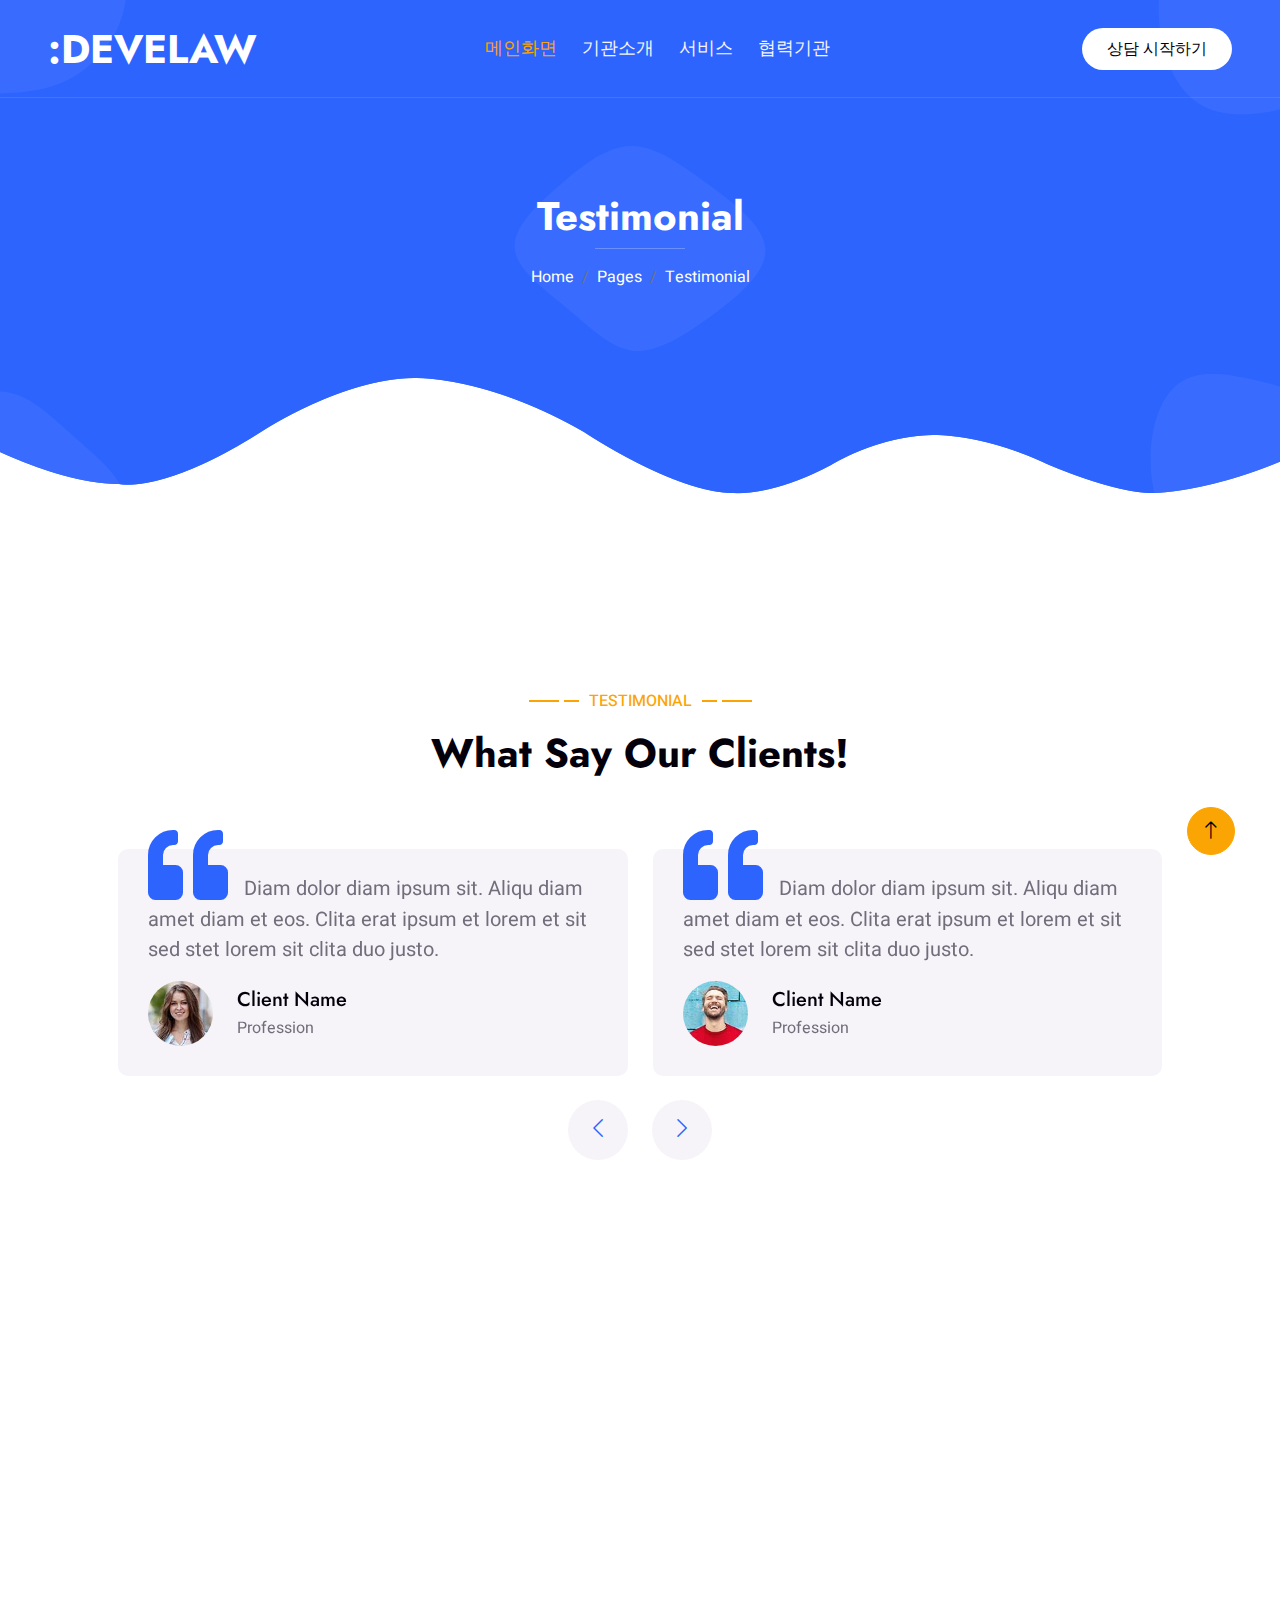
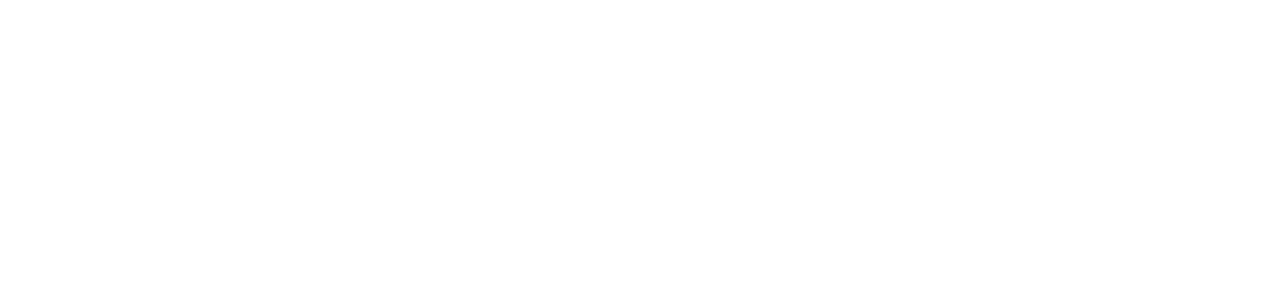
<file: testimonial.html>
<!DOCTYPE html>
<html lang="en">

<head>
    <meta charset="utf-8">
    <title>DGital - Digital Agency HTML Template</title>
    <meta content="width=device-width, initial-scale=1.0" name="viewport">
    <meta content="" name="keywords">
    <meta content="" name="description">

    <!-- Favicon -->
    <link href="img/favicon.ico" rel="icon">

    <!-- Google Web Fonts -->
    <link rel="preconnect" href="https://fonts.googleapis.com">
    <link rel="preconnect" href="https://fonts.gstatic.com" crossorigin>
    <link href="https://fonts.googleapis.com/css2?family=Heebo:wght@400;500&family=Jost:wght@500;600;700&display=swap" rel="stylesheet"> 

    <!-- Icon Font Stylesheet -->
    <link href="https://cdnjs.cloudflare.com/ajax/libs/font-awesome/5.10.0/css/all.min.css" rel="stylesheet">
    <link href="https://cdn.jsdelivr.net/npm/bootstrap-icons@1.4.1/font/bootstrap-icons.css" rel="stylesheet">

    <!-- Libraries Stylesheet -->
    <link href="lib/animate/animate.min.css" rel="stylesheet">
    <link href="lib/owlcarousel/assets/owl.carousel.min.css" rel="stylesheet">
    <link href="lib/lightbox/css/lightbox.min.css" rel="stylesheet">

    <!-- Customized Bootstrap Stylesheet -->
    <link href="css/bootstrap.min.css" rel="stylesheet">

    <!-- Template Stylesheet -->
    <link href="css/style.css" rel="stylesheet">
</head>

<body>
    <div class="container-xxl bg-white p-0">
        <!-- Spinner Start -->
        <div id="spinner" class="show bg-white position-fixed translate-middle w-100 vh-100 top-50 start-50 d-flex align-items-center justify-content-center">
            <div class="spinner-grow text-primary" style="width: 3rem; height: 3rem;" role="status">
                <span class="sr-only">Loading...</span>
            </div>
        </div>
        <!-- Spinner End -->


        <!-- Navbar & Hero Start -->
        <div class="container-xxl position-relative p-0">
            <nav class="navbar navbar-expand-lg navbar-light px-4 px-lg-5 py-3 py-lg-0">
                <a href="" class="navbar-brand p-0">
                    <h1 class="m-0">:DEVELAW</h1>
                    <!-- <img src="img/logo.png" alt="Logo"> -->
                </a>
                <button class="navbar-toggler" type="button" data-bs-toggle="collapse" data-bs-target="#navbarCollapse">
                    <span class="fa fa-bars"></span>
                </button>
                <div class="collapse navbar-collapse" id="navbarCollapse">
                    <div class="navbar-nav mx-auto py-0">
                        <a href="index.html" class="nav-item nav-link active">메인화면</a>
                        <a href="about.html" class="nav-item nav-link">기관소개</a>
                        <a href="service.html" class="nav-item nav-link">서비스</a>
                        <a href="project.html" class="nav-item nav-link">협력기관</a>
                    </div>
                    <a href="contact.html" class="btn rounded-pill py-2 px-4 ms-3 d-none d-lg-block">상담 시작하기</a> <!-- contact.html로 이동 -> 채팅창으로 이동 -->
                </div>
            </nav>

            <div class="container-xxl py-5 bg-primary hero-header">
                <div class="container my-5 py-5 px-lg-5">
                    <div class="row g-5 py-5">
                        <div class="col-12 text-center">
                            <h1 class="text-white animated slideInDown">Testimonial</h1>
                            <hr class="bg-white mx-auto mt-0" style="width: 90px;">
                            <nav aria-label="breadcrumb">
                                <ol class="breadcrumb justify-content-center">
                                    <li class="breadcrumb-item"><a class="text-white" href="#">Home</a></li>
                                    <li class="breadcrumb-item"><a class="text-white" href="#">Pages</a></li>
                                    <li class="breadcrumb-item text-white active" aria-current="page">Testimonial</li>
                                </ol>
                            </nav>
                        </div>
                    </div>
                </div>
            </div>
        </div>
        <!-- Navbar & Hero End -->
        

        <!-- Testimonial Start -->
        <div class="container-xxl py-5 wow fadeInUp" data-wow-delay="0.1s">
            <div class="container py-5 px-lg-5">
                <p class="section-title text-secondary justify-content-center"><span></span>Testimonial<span></span></p>
                <h1 class="text-center mb-5">What Say Our Clients!</h1>
                <div class="owl-carousel testimonial-carousel">
                    <div class="testimonial-item bg-light rounded my-4">
                        <p class="fs-5"><i class="fa fa-quote-left fa-4x text-primary mt-n4 me-3"></i>Diam dolor diam ipsum sit. Aliqu diam amet diam et eos. Clita erat ipsum et lorem et sit sed stet lorem sit clita duo justo.</p>
                        <div class="d-flex align-items-center">
                            <img class="img-fluid flex-shrink-0 rounded-circle" src="img/testimonial-1.jpg" style="width: 65px; height: 65px;">
                            <div class="ps-4">
                                <h5 class="mb-1">Client Name</h5>
                                <span>Profession</span>
                            </div>
                        </div>
                    </div>
                    <div class="testimonial-item bg-light rounded my-4">
                        <p class="fs-5"><i class="fa fa-quote-left fa-4x text-primary mt-n4 me-3"></i>Diam dolor diam ipsum sit. Aliqu diam amet diam et eos. Clita erat ipsum et lorem et sit sed stet lorem sit clita duo justo.</p>
                        <div class="d-flex align-items-center">
                            <img class="img-fluid flex-shrink-0 rounded-circle" src="img/testimonial-2.jpg" style="width: 65px; height: 65px;">
                            <div class="ps-4">
                                <h5 class="mb-1">Client Name</h5>
                                <span>Profession</span>
                            </div>
                        </div>
                    </div>
                    <div class="testimonial-item bg-light rounded my-4">
                        <p class="fs-5"><i class="fa fa-quote-left fa-4x text-primary mt-n4 me-3"></i>Diam dolor diam ipsum sit. Aliqu diam amet diam et eos. Clita erat ipsum et lorem et sit sed stet lorem sit clita duo justo.</p>
                        <div class="d-flex align-items-center">
                            <img class="img-fluid flex-shrink-0 rounded-circle" src="img/testimonial-3.jpg" style="width: 65px; height: 65px;">
                            <div class="ps-4">
                                <h5 class="mb-1">Client Name</h5>
                                <span>Profession</span>
                            </div>
                        </div>
                    </div>
                </div>
            </div>
        </div>
        <!-- Testimonial End -->
        

        <!-- Footer Start -->
        <div class="container-fluid bg-primary text-light footer wow fadeIn" data-wow-delay="0.1s">
            <div class="container py-5 px-lg-5">
                <div class="row g-5">
                    <div class="col-md-6 col-lg-3">
                        <p class="section-title text-white h5 mb-4">Address<span></span></p>
                        <p><i class="fa fa-map-marker-alt me-3"></i>123 Street, New York, USA</p>
                        <p><i class="fa fa-phone-alt me-3"></i>+012 345 67890</p>
                        <p><i class="fa fa-envelope me-3"></i>info@example.com</p>
                        <div class="d-flex pt-2">
                            <a class="btn btn-outline-light btn-social" href=""><i class="fab fa-twitter"></i></a>
                            <a class="btn btn-outline-light btn-social" href=""><i class="fab fa-facebook-f"></i></a>
                            <a class="btn btn-outline-light btn-social" href=""><i class="fab fa-instagram"></i></a>
                            <a class="btn btn-outline-light btn-social" href=""><i class="fab fa-linkedin-in"></i></a>
                        </div>
                    </div>
                    <div class="col-md-6 col-lg-3">
                        <p class="section-title text-white h5 mb-4">Quick Link<span></span></p>
                        <a class="btn btn-link" href="">About Us</a>
                        <a class="btn btn-link" href="">Contact Us</a>
                        <a class="btn btn-link" href="">Privacy Policy</a>
                        <a class="btn btn-link" href="">Terms & Condition</a>
                        <a class="btn btn-link" href="">Career</a>
                    </div>
                    <div class="col-md-6 col-lg-3">
                        <p class="section-title text-white h5 mb-4">Gallery<span></span></p>
                        <div class="row g-2">
                            <div class="col-4">
                                <img class="img-fluid" src="img/portfolio-1.jpg" alt="Image">
                            </div>
                            <div class="col-4">
                                <img class="img-fluid" src="img/portfolio-2.jpg" alt="Image">
                            </div>
                            <div class="col-4">
                                <img class="img-fluid" src="img/portfolio-3.jpg" alt="Image">
                            </div>
                            <div class="col-4">
                                <img class="img-fluid" src="img/portfolio-4.jpg" alt="Image">
                            </div>
                            <div class="col-4">
                                <img class="img-fluid" src="img/portfolio-5.jpg" alt="Image">
                            </div>
                            <div class="col-4">
                                <img class="img-fluid" src="img/portfolio-6.jpg" alt="Image">
                            </div>
                        </div>
                    </div>
                    <div class="col-md-6 col-lg-3">
                        <p class="section-title text-white h5 mb-4">Newsletter<span></span></p>
                        <p>Lorem ipsum dolor sit amet elit. Phasellus nec pretium mi. Curabitur facilisis ornare velit non vulpu</p>
                        <div class="position-relative w-100 mt-3">
                            <input class="form-control border-0 rounded-pill w-100 ps-4 pe-5" type="text" placeholder="Your Email" style="height: 48px;">
                            <button type="button" class="btn shadow-none position-absolute top-0 end-0 mt-1 me-2"><i class="fa fa-paper-plane text-primary fs-4"></i></button>
                        </div>
                    </div>
                </div>
            </div>
            <div class="container px-lg-5">
                <div class="copyright">
                    <div class="row">
                        <div class="col-md-6 text-center text-md-start mb-3 mb-md-0">
                            &copy; <a class="border-bottom" href="#">Your Site Name</a>, All Right Reserved. 
							
							<!--/*** This template is free as long as you keep the footer author’s credit link/attribution link/backlink. If you'd like to use the template without the footer author’s credit link/attribution link/backlink, you can purchase the Credit Removal License from "https://htmlcodex.com/credit-removal". Thank you for your support. ***/-->
							Designed By <a class="border-bottom" href="https://htmlcodex.com">HTML Codex</a>
                        </div>
                        <div class="col-md-6 text-center text-md-end">
                            <div class="footer-menu">
                                <a href="">Home</a>
                                <a href="">Cookies</a>
                                <a href="">Help</a>
                                <a href="">FQAs</a>
                            </div>
                        </div>
                    </div>
                </div>
            </div>
        </div>
        <!-- Footer End -->


        <!-- Back to Top -->
        <a href="#" class="btn btn-lg btn-secondary btn-lg-square back-to-top"><i class="bi bi-arrow-up"></i></a>
    </div>

    <!-- JavaScript Libraries -->
    <script src="https://code.jquery.com/jquery-3.4.1.min.js"></script>
    <script src="https://cdn.jsdelivr.net/npm/bootstrap@5.0.0/dist/js/bootstrap.bundle.min.js"></script>
    <script src="lib/wow/wow.min.js"></script>
    <script src="lib/easing/easing.min.js"></script>
    <script src="lib/waypoints/waypoints.min.js"></script>
    <script src="lib/counterup/counterup.min.js"></script>
    <script src="lib/owlcarousel/owl.carousel.min.js"></script>
    <script src="lib/isotope/isotope.pkgd.min.js"></script>
    <script src="lib/lightbox/js/lightbox.min.js"></script>

    <!-- Template Javascript -->
    <script src="js/main.js"></script>
</body>

</html>
</file>
<file: css/style.css>
/********** Template CSS **********/
:root {
    --primary: #2E64FE;
    --secondary: #FBA504;
    --light: #F6F4F9;
    --dark: #04000B;
}


/*** Spinner ***/
#spinner {
    opacity: 0;
    visibility: hidden;
    transition: opacity .5s ease-out, visibility 0s linear .5s;
    z-index: 99999;
}

#spinner.show {
    transition: opacity .5s ease-out, visibility 0s linear 0s;
    visibility: visible;
    opacity: 1;
}

.back-to-top {
    position: fixed;
    display: none;
    right: 45px;
    bottom: 45px;
    z-index: 99;
}


/*** Heading ***/
h1,
h2,
.fw-bold {
    font-weight: 700 !important;
}

h3,
h4,
.fw-semi-bold {
    font-weight: 600 !important;
}

h5,
h6,
.fw-medium {
    font-weight: 500 !important;
}


/*** Button ***/
.btn {
    font-weight: 500;
    transition: .5s;
}

.btn:hover {
    box-shadow: 0 0 10px rgba(0, 0, 0, .5);
}

.btn-square {
    width: 38px;
    height: 38px;
}

.btn-sm-square {
    width: 32px;
    height: 32px;
}

.btn-lg-square {
    width: 48px;
    height: 48px;
}

.btn-square,
.btn-sm-square,
.btn-lg-square {
    padding: 0;
    display: flex;
    align-items: center;
    justify-content: center;
    font-weight: normal;
    border-radius: 50px;
}


/*** Navbar ***/
.navbar .dropdown-toggle::after {
    border: none;
    content: "\f067";
    font-family: "Font Awesome 5 Free";
    font-size: 10px;
    font-weight: bold;
    vertical-align: middle;
    margin-left: 8px;
}

.navbar-light .navbar-nav .nav-link {
    position: relative;
    margin-right: 25px;
    padding: 35px 0;
    font-family: 'Jost', sans-serif;
    font-size: 18px;
    font-weight: 500;
    color: var(--light) !important;
    outline: none;
    transition: .5s;
}

.sticky-top.navbar-light .navbar-nav .nav-link {
    padding: 20px 0;
    color: var(--dark) !important;
}

.navbar-light .navbar-nav .nav-link:hover,
.navbar-light .navbar-nav .nav-link.active {
    color: var(--secondary) !important;
}

.navbar-light .navbar-brand h1 {
    color: #FFFFFF;
}

.navbar-light .navbar-brand img {
    max-height: 60px;
    transition: .5s;
}

.sticky-top.navbar-light .navbar-brand img {
    max-height: 45px;
}

@media (max-width: 991.98px) {
    .sticky-top.navbar-light {
        position: relative;
        background: #FFFFFF;
    }

    .navbar-light .navbar-collapse {
        margin-top: 15px;
        border-top: 1px solid #DDDDDD;
    }

    .navbar-light .navbar-nav .nav-link,
    .sticky-top.navbar-light .navbar-nav .nav-link {
        padding: 10px 0;
        margin-left: 0;
        color: var(--dark) !important;
    }

    .navbar-light .navbar-brand h1 {
        color: var(--primary);
    }

    .navbar-light .navbar-brand img {
        max-height: 45px;
    }
}

@media (min-width: 992px) {
    .navbar-light {
        position: absolute;
        width: 100%;
        top: 0;
        left: 0;
        border-bottom: 1px solid rgba(256, 256, 256, .1);
        z-index: 999;
    }
    
    .sticky-top.navbar-light {
        position: fixed;
        background: #FFFFFF;
    }

    .sticky-top.navbar-light .navbar-brand h1 {
        color: var(--primary);
    }

    .navbar-light .navbar-nav .nav-item .dropdown-menu {
        display: block;
        border: none;
        margin-top: 0;
        top: 150%;
        opacity: 0;
        visibility: hidden;
        transition: .5s;
    }

    .navbar-light .navbar-nav .nav-item:hover .dropdown-menu {
        top: 100%;
        visibility: visible;
        transition: .5s;
        opacity: 1;
    }

    .navbar-light .btn {
        color: var(--dark);
        background: #FFFFFF;
    }

    .sticky-top.navbar-light .btn {
        color: var(--dark);
        background: var(--secondary);
    }
}


/*** Hero Header ***/
.hero-header {
    margin-bottom: 6rem;
    padding: 18rem 0;
    background:
        url(../img/blob-top-left.png),
        url(../img/blob-top-right.png),
        url(../img/blob-bottom-left.png),
        url(../img/blob-bottom-right.png),
        url(../img/blob-center.png),
        url(../img/bg-bottom.png);
    background-position:
        left 0px top 0px,
        right 0px top 0px,
        left 0px bottom 0px,
        right 0px bottom 0px,
        center center,
        center bottom;
    background-repeat: no-repeat;
}

@media (max-width: 991.98px) {
    .hero-header {
        padding: 6rem 0 9rem 0;
    }
}


/*** Section Title ***/
.section-title {
    position: relative;
    display: flex;
    align-items: center;
    font-weight: 500;
    text-transform: uppercase;
}

.section-title span:first-child,
.section-title span:last-child {
    position: relative;
    display: inline-block;
    margin-right: 30px;
    width: 30px;
    height: 2px;
}

.section-title span:last-child {
    margin-right: 0;
    margin-left: 30px;
}

.section-title span:first-child::after,
.section-title span:last-child::after {
    position: absolute;
    content: "";
    width: 15px;
    height: 2px;
    top: 0;
    right: -20px;
}

.section-title span:last-child::after {
    right: auto;
    left: -20px;
}

.section-title.text-primary span:first-child,
.section-title.text-primary span:last-child,
.section-title.text-primary span:first-child::after,
.section-title.text-primary span:last-child::after {
    background: var(--primary);
}

.section-title.text-secondary span:first-child,
.section-title.text-secondary span:last-child,
.section-title.text-secondary span:first-child::after,
.section-title.text-secondary span:last-child::after {
    background: var(--secondary);
}

.section-title.text-white span:first-child,
.section-title.text-white span:last-child,
.section-title.text-white span:first-child::after,
.section-title.text-white span:last-child::after {
    background: #FFFFFF;
}


/*** Feature ***/
.feature-item {
    transition: .5s;
}

.feature-item:hover {
    margin-top: -15px;
}


/*** About ***/
.progress {
    height: 5px;
}

.progress .progress-bar {
    width: 0px;
    transition: 3s;
}


/*** Fact ***/
.fact {
    margin: 6rem 0;
    background:
        url(../img/blob-top-left.png),
        url(../img/blob-top-right.png),
        url(../img/blob-bottom-left.png),
        url(../img/blob-bottom-right.png),
        url(../img/blob-center.png);
    background-position:
        left 0px top 0px,
        right 0px top 0px,
        left 0px bottom 0px,
        right 0px bottom 0px,
        center center;
    background-repeat: no-repeat;
}


/*** Service ***/
.service-item {
    position: relative;
    padding: 45px 30px;
    background: var(--light);
    overflow: hidden;
    transition: .5s;
}

.service-item:hover {
    margin-top: -15px;
    padding-bottom: 60px;
    background: var(--primary);
}

.service-item .service-icon {
    margin: 0 auto 20px auto;
    width: 100px;
    height: 100px;
    display: flex;
    align-items: center;
    justify-content: center;
    color: var(--light);
    background: url(../img/blob-primary.png) center center no-repeat;
    background-size: contain;
    transition: .5s;
}

.service-item:hover .service-icon {
    color: var(--dark);
    background: url(../img/blob-secondary.png) center center no-repeat;
    background-size: contain;
}

.service-item h5,
.service-item p {
    transition: .5s;
}

.service-item:hover h5,
.service-item:hover p {
    color: #FFFFFF;
}

.service-item a.btn {
    position: absolute;
    bottom: -40px;
    left: 50%;
    transform: translateX(-50%);
    color: var(--primary);
    background: #FFFFFF;
    border-radius: 40px 40px 0 0;
    transition: .5s;
    z-index: 1;
}

.service-item a.btn:hover {
    color: var(--dark);
    background: var(--secondary);
}

.service-item:hover a.btn {
    bottom: 0;
}


/*** Project Portfolio ***/
#portfolio-flters li {
    display: inline-block;
    font-weight: 500;
    color: var(--dark);
    cursor: pointer;
    transition: .5s;
    border-bottom: 2px solid transparent;
}

#portfolio-flters li:hover,
#portfolio-flters li.active {
    color: var(--primary);
    border-color: var(--primary);
}

.portfolio-item img {
    transition: .5s;
}

.portfolio-item:hover img {
    transform: scale(1.1);
}

.portfolio-item .portfolio-overlay {
    position: absolute;
    display: flex;
    align-items: center;
    justify-content: center;
    width: 100%;
    height: 100%;
    top: 0;
    left: 0;
    background: #2E64FE;
    transition: .5s;
    opacity: 0;
}

.portfolio-item:hover .portfolio-overlay {
    opacity: 1;
}


/*** Newsletter ***/
.newsletter {
    margin: 6rem 0;
    background:
        url(../img/blob-top-left.png),
        url(../img/blob-top-right.png),
        url(../img/blob-bottom-left.png),
        url(../img/blob-bottom-right.png),
        url(../img/blob-center.png);
    background-position:
        left 0px top 0px,
        right 0px top 0px,
        left 0px bottom 0px,
        right 0px bottom 0px,
        center center;
    background-repeat: no-repeat;
}


/*** Testimonial ***/
.testimonial-carousel .testimonial-item {
    padding: 0 30px 30px 30px;
}

.testimonial-carousel .owl-nav {
    display: flex;
    justify-content: center;
}

.testimonial-carousel .owl-nav .owl-prev,
.testimonial-carousel .owl-nav .owl-next {
    margin: 0 12px;
    width: 60px;
    height: 60px;
    display: flex;
    align-items: center;
    justify-content: center;
    color: var(--primary);
    background: var(--light);
    border-radius: 60px;
    font-size: 22px;
    transition: .5s;
}

.testimonial-carousel .owl-nav .owl-prev:hover,
.testimonial-carousel .owl-nav .owl-next:hover {
    color: #FFFFFF;
    background: var(--primary);
    box-shadow: 0 0 10px rgba(0, 0, 0, .5);
}


/*** Team ***/
.team-item .btn {
    color: var(--primary);
    background: #FFFFFF;
}

.team-item .btn:hover {
    color: #FFFFFF;
    background: var(--primary);
}


/*** Footer ***/
.footer {
    margin-top: 6rem;
    padding-top: 9rem;
    background:
        url(../img/bg-top.png),
        url(../img/map.png);
    background-position:
        center top,
        center center;
    background-repeat: no-repeat;
}

.footer .btn.btn-social {
    margin-right: 5px;
    width: 40px;
    height: 40px;
    display: flex;
    align-items: center;
    justify-content: center;
    color: var(--light);
    border: 1px solid rgba(256, 256, 256, .1);
    border-radius: 40px;
    transition: .3s;
}

.footer .btn.btn-social:hover {
    color: var(--primary);
}

.footer .btn.btn-link {
    display: block;
    margin-bottom: 10px;
    padding: 0;
    text-align: left;
    color: var(--light);
    font-weight: normal;
    transition: .3s;
}

.footer .btn.btn-link::before {
    position: relative;
    content: "\f105";
    font-family: "Font Awesome 5 Free";
    font-weight: 900;
    margin-right: 10px;
}

.footer .btn.btn-link:hover {
    letter-spacing: 1px;
    box-shadow: none;
    color: var(--secondary);
}

.footer .copyright {
    padding: 25px 0;
    font-size: 14px;
    border-top: 1px solid rgba(256, 256, 256, .1);
}

.footer .copyright a {
    color: var(--light);
}

.footer .footer-menu a {
    margin-right: 15px;
    padding-right: 15px;
    border-right: 1px solid rgba(255, 255, 255, .1);
}

.footer .footer-menu a:last-child {
    margin-right: 0;
    padding-right: 0;
    border-right: none;
}

.footer .copyright a:hover,
.footer .footer-menu a:hover {
    color: var(--secondary);
}
</file>
